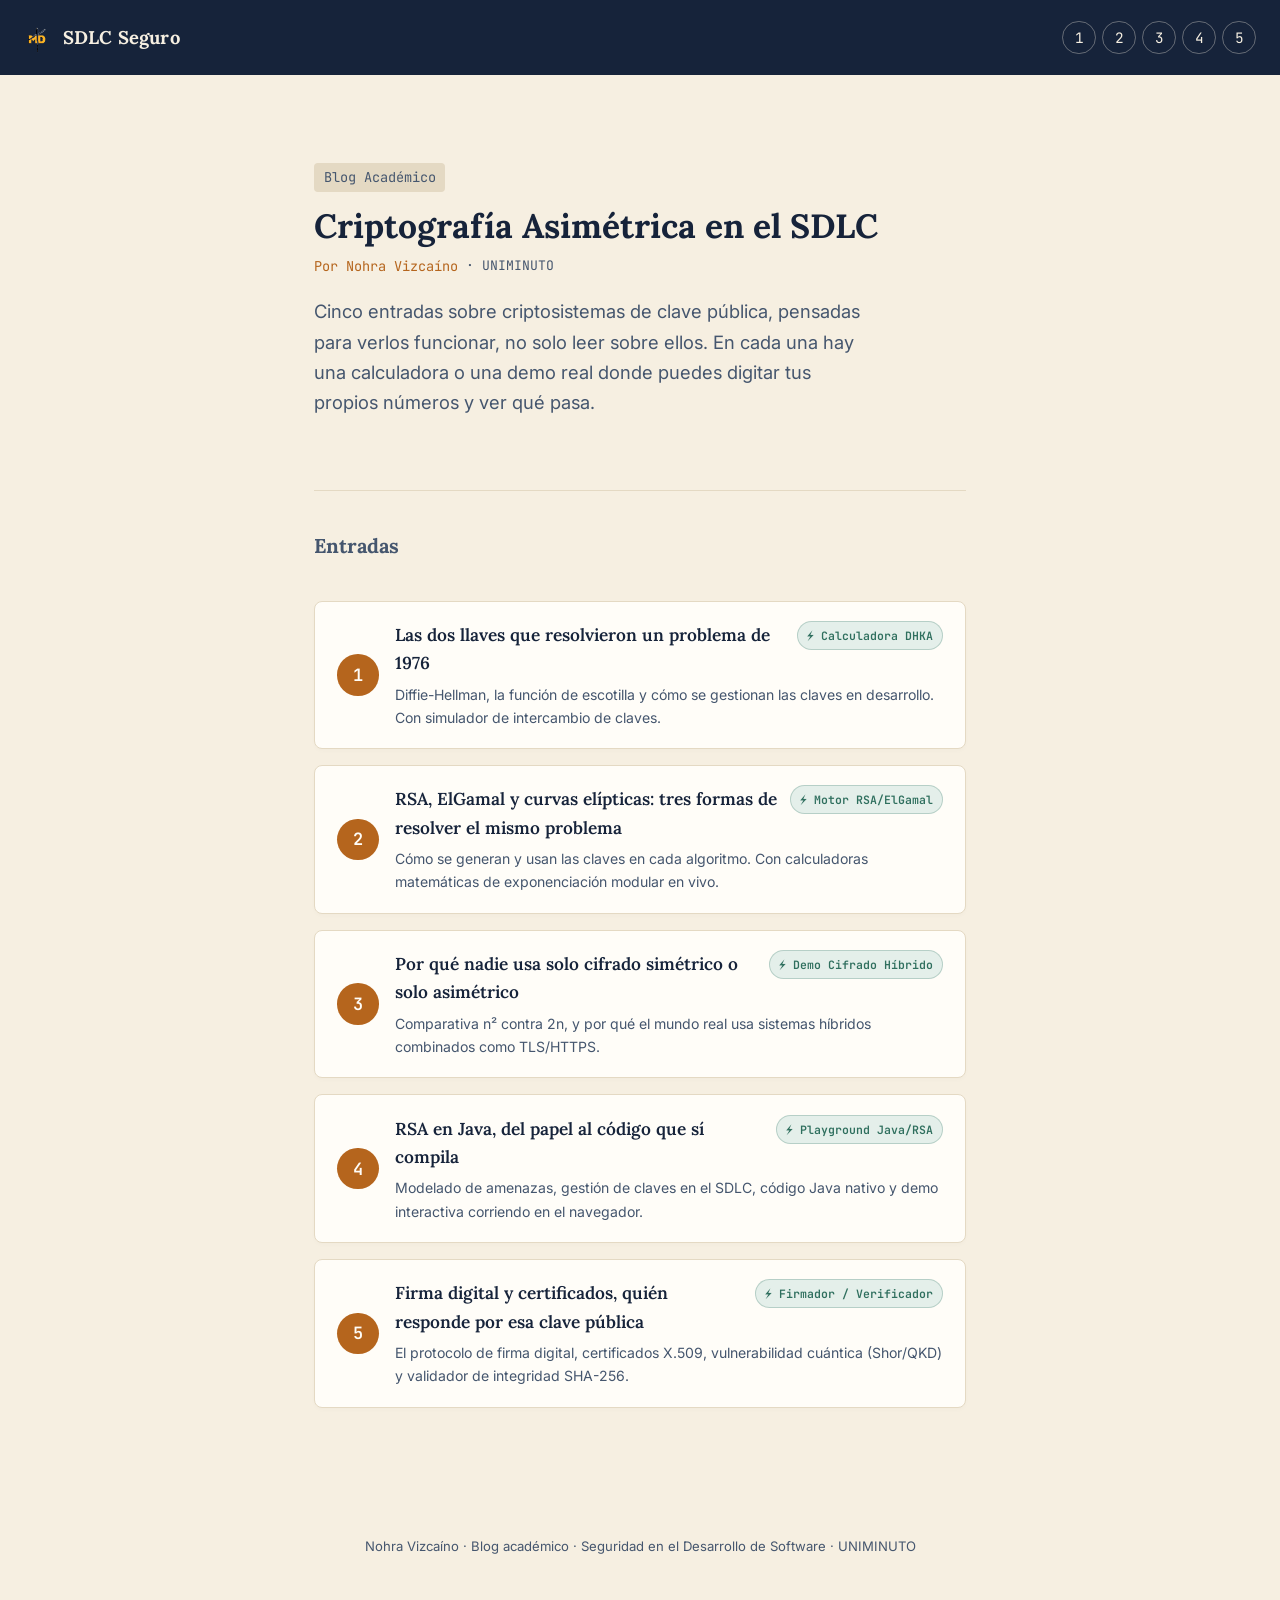
<file: index.html>
<!DOCTYPE html>
<html lang="es">
<head>
<meta charset="UTF-8">
<meta name="viewport" content="width=device-width, initial-scale=1.0">
<title>Criptografía Asimétrica en el SDLC</title>
<link rel="stylesheet" href="css/style.css">
</head>
<body>

<nav class="site-nav">
  <a class="brand" href="index.html">
    <img src="img/logo-uniminuto.png" alt="UNIMINUTO" class="nav-logo">
    SDLC Seguro
  </a>
  <ul class="entries">
    <li><a href="entrada1.html">1</a></li>
    <li><a href="entrada2.html">2</a></li>
    <li><a href="entrada3.html">3</a></li>
    <li><a href="entrada4.html">4</a></li>
    <li><a href="entrada5.html">5</a></li>
  </ul>
</nav>

<main>
  <section class="hero">
    <div class="meta-pills">
      <span class="eyebrow-series">Blog Académico</span>
    </div>

    <h1>Criptografía Asimétrica en el SDLC</h1>

    <div class="author-block">
      <span class="byline">Por Nohra Vizcaíno</span>
      <span class="institution">· UNIMINUTO</span>
    </div>

    <p class="lead">
      Cinco entradas sobre criptosistemas de clave pública, pensadas para verlos funcionar, no solo leer sobre ellos. En cada una hay una calculadora o una demo real donde puedes digitar tus propios números y ver qué pasa.
    </p>
  </section>

  <hr class="section-divider">

  <h2 class="section-title">Entradas</h2>

  <ul class="entry-list">
    <li>
      <a href="entrada1.html" class="entry-card">
        <span class="seal">1</span>
        <div class="entry-content">
          <div class="entry-header-card">
            <span class="entry-title">Las dos llaves que resolvieron un problema de 1976</span>
            <span class="badge-interactive">⚡ Calculadora DHKA</span>
          </div>
          <span class="entry-teaser">Diffie-Hellman, la función de escotilla y cómo se gestionan las claves en desarrollo. Con simulador de intercambio de claves.</span>
        </div>
      </a>
    </li>

    <li>
      <a href="entrada2.html" class="entry-card">
        <span class="seal">2</span>
        <div class="entry-content">
          <div class="entry-header-card">
            <span class="entry-title">RSA, ElGamal y curvas elípticas: tres formas de resolver el mismo problema</span>
            <span class="badge-interactive">⚡ Motor RSA/ElGamal</span>
          </div>
          <span class="entry-teaser">Cómo se generan y usan las claves en cada algoritmo. Con calculadoras matemáticas de exponenciación modular en vivo.</span>
        </div>
      </a>
    </li>

    <li>
      <a href="entrada3.html" class="entry-card">
        <span class="seal">3</span>
        <div class="entry-content">
          <div class="entry-header-card">
            <span class="entry-title">Por qué nadie usa solo cifrado simétrico o solo asimétrico</span>
            <span class="badge-interactive">⚡ Demo Cifrado Híbrido</span>
          </div>
          <span class="entry-teaser">Comparativa n² contra 2n, y por qué el mundo real usa sistemas híbridos combinados como TLS/HTTPS.</span>
        </div>
      </a>
    </li>

    <li>
      <a href="entrada4.html" class="entry-card">
        <span class="seal">4</span>
        <div class="entry-content">
          <div class="entry-header-card">
            <span class="entry-title">RSA en Java, del papel al código que sí compila</span>
            <span class="badge-interactive">⚡ Playground Java/RSA</span>
          </div>
          <span class="entry-teaser">Modelado de amenazas, gestión de claves en el SDLC, código Java nativo y demo interactiva corriendo en el navegador.</span>
        </div>
      </a>
    </li>

    <li>
      <a href="entrada5.html" class="entry-card">
        <span class="seal">5</span>
        <div class="entry-content">
          <div class="entry-header-card">
            <span class="entry-title">Firma digital y certificados, quién responde por esa clave pública</span>
            <span class="badge-interactive">⚡ Firmador / Verificador</span>
          </div>
          <span class="entry-teaser">El protocolo de firma digital, certificados X.509, vulnerabilidad cuántica (Shor/QKD) y validador de integridad SHA-256.</span>
        </div>
      </a>
    </li>
  </ul>
</main>

<footer>
  Nohra Vizcaíno · Blog académico · Seguridad en el Desarrollo de Software · UNIMINUTO
</footer>

</body>
</html>
</file>
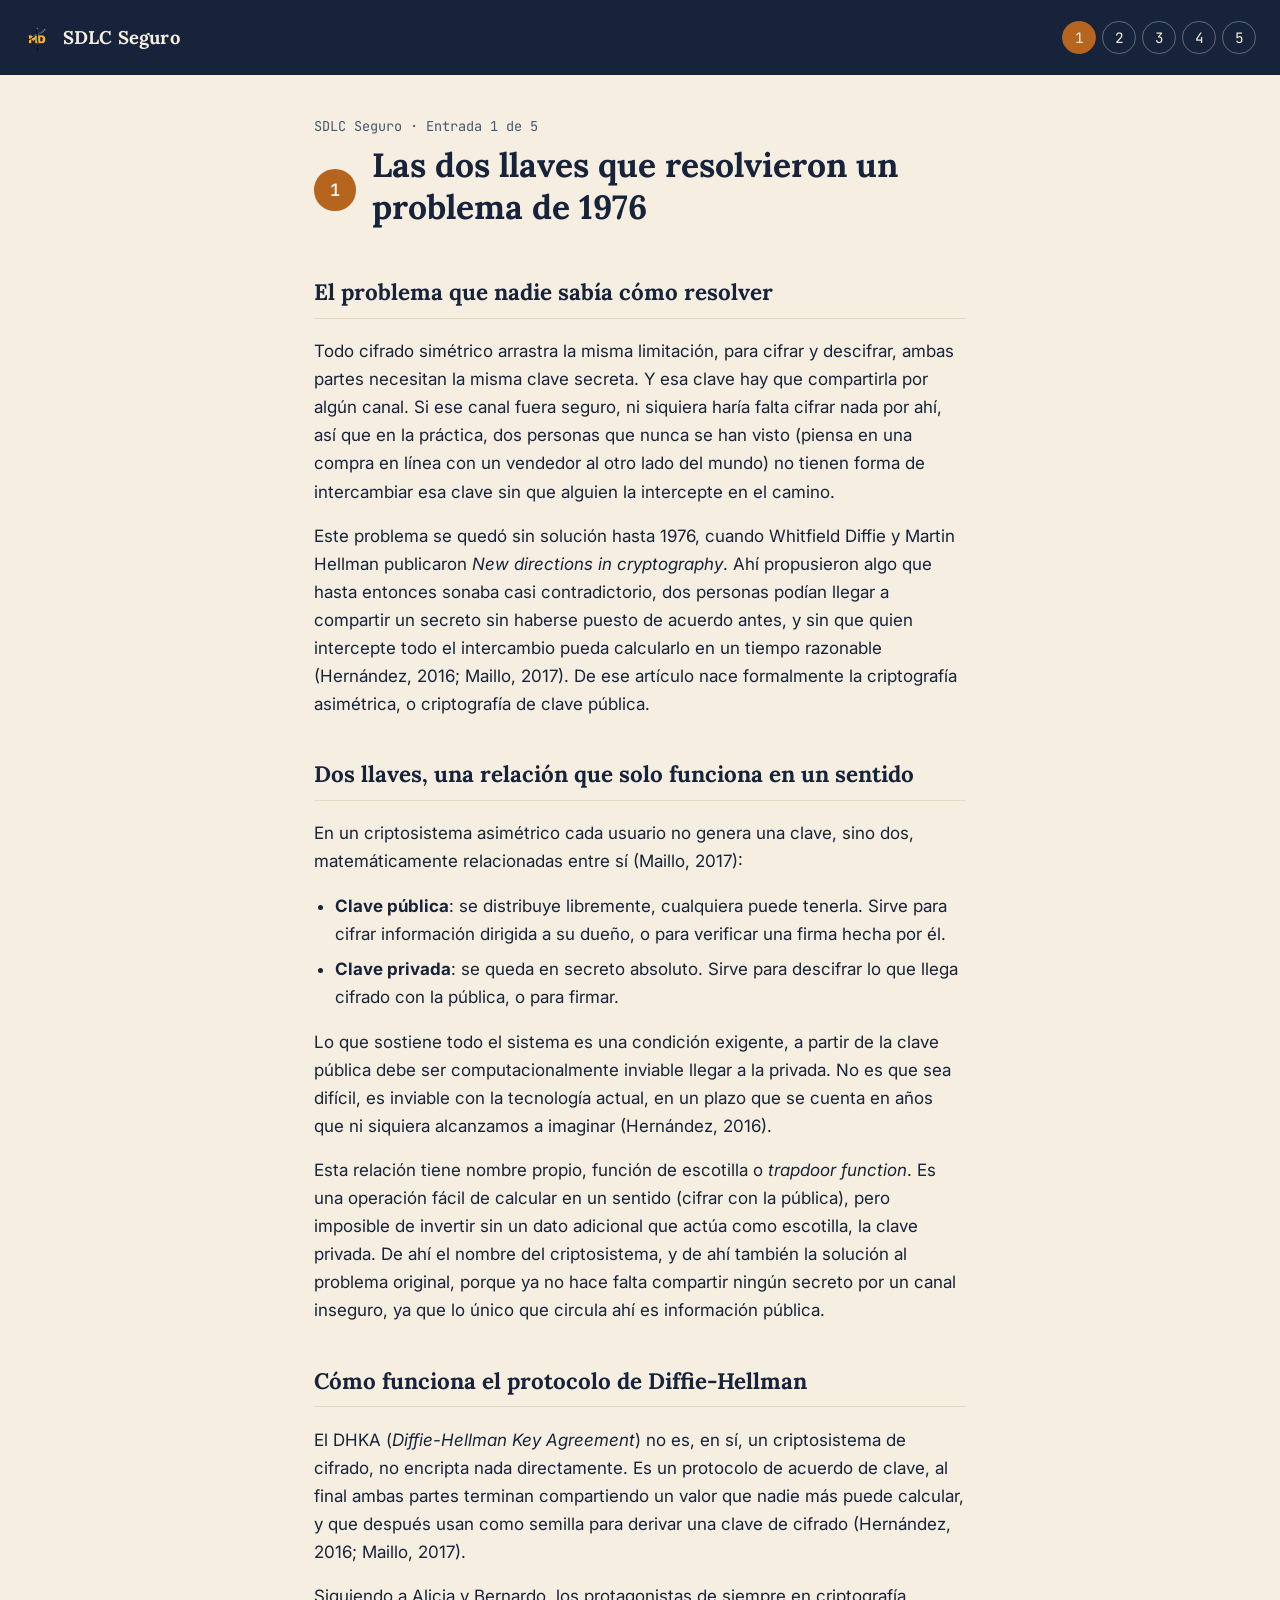
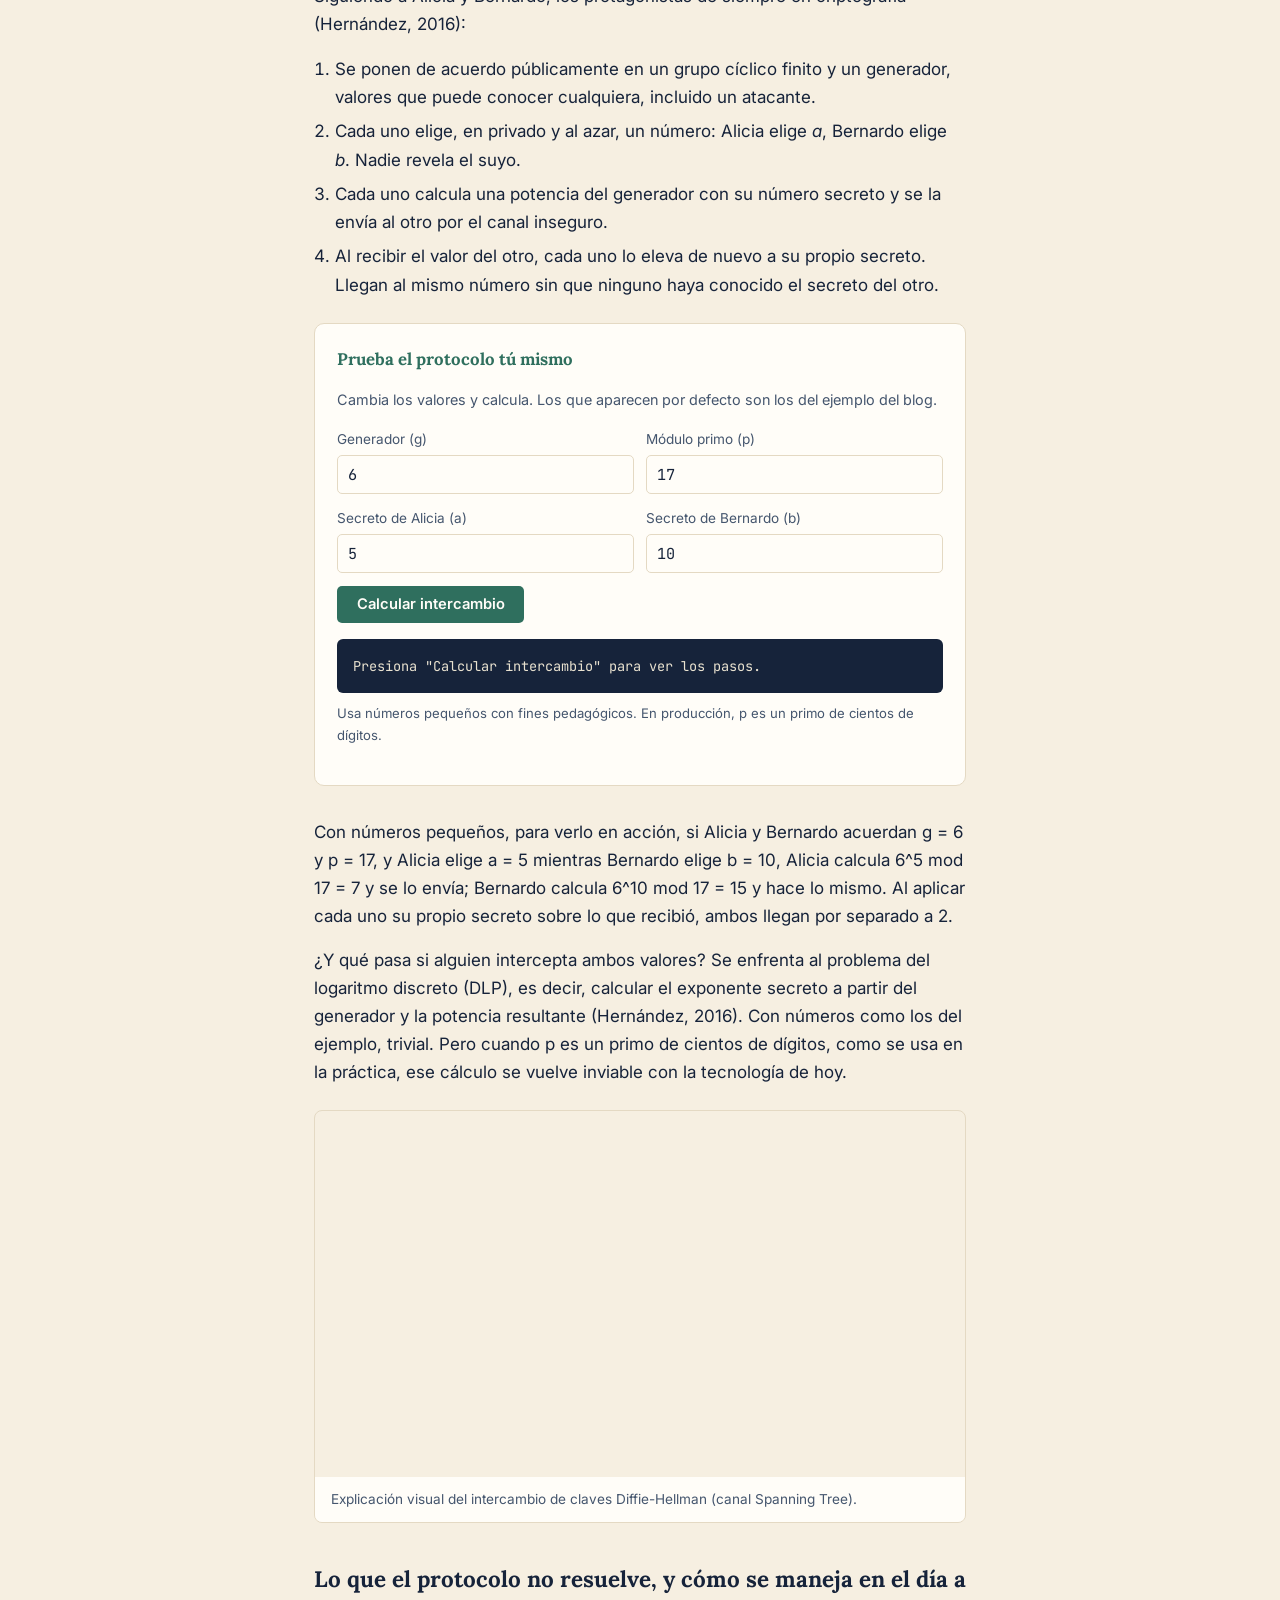
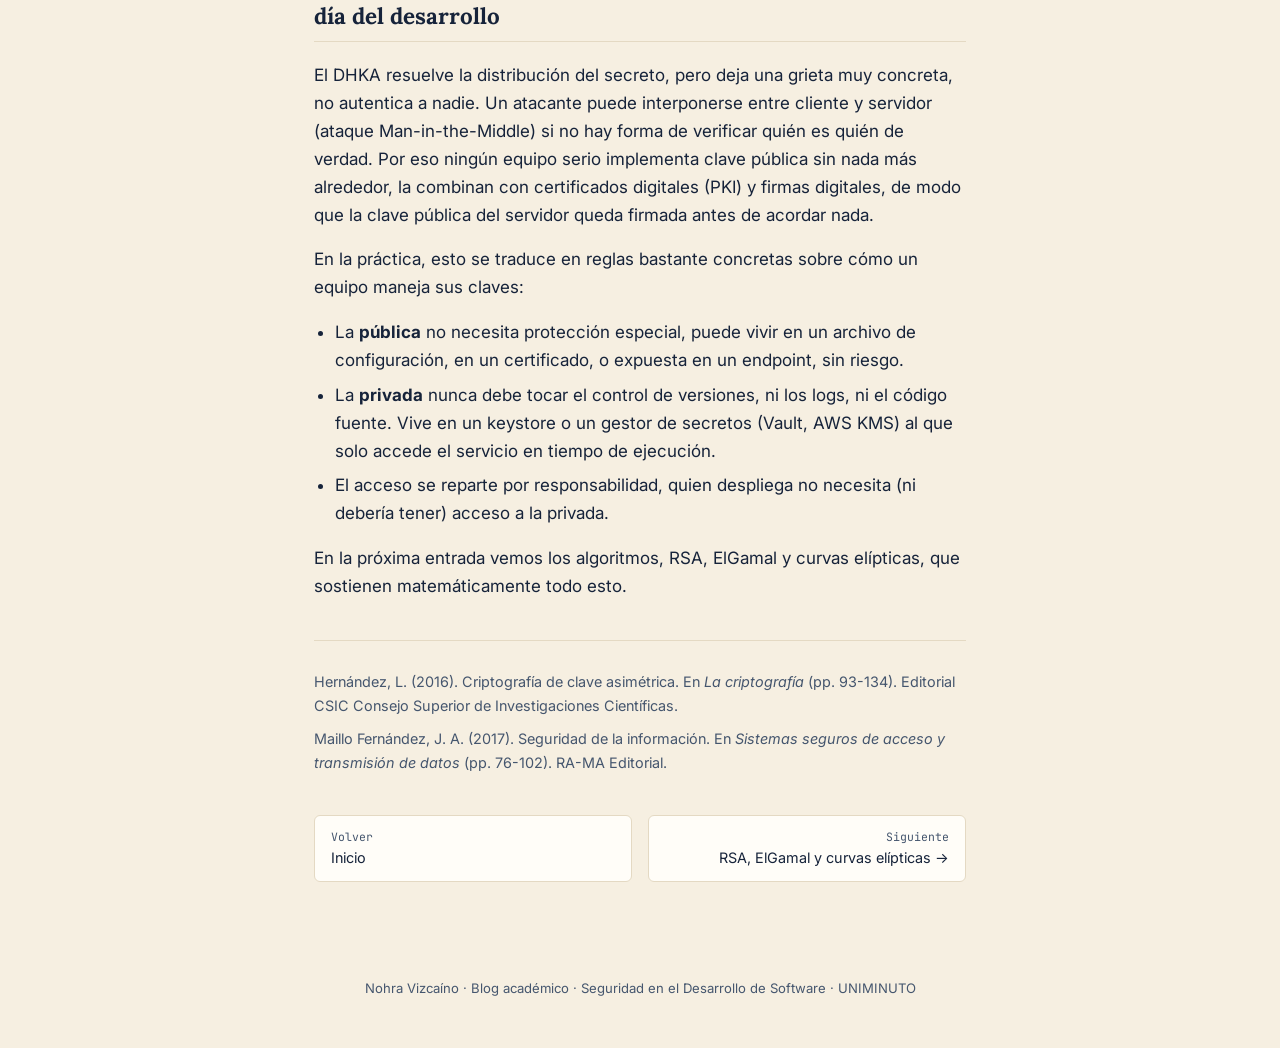
<file: entrada1.html>
<!DOCTYPE html>
<html lang="es">
<head>
<meta charset="UTF-8">
<meta name="viewport" content="width=device-width, initial-scale=1.0">
<title>Las dos llaves que resolvieron un problema de 1976 · SDLC Seguro</title>
<link rel="stylesheet" href="css/style.css">
</head>
<body>

<nav class="site-nav">
  <a class="brand" href="index.html">
    <img src="img/logo-uniminuto.png" alt="UNIMINUTO" class="nav-logo">
    SDLC Seguro
  </a>
  <ul class="entries">
    <li><a href="entrada1.html" class="active">1</a></li>
    <li><a href="entrada2.html">2</a></li>
    <li><a href="entrada3.html">3</a></li>
    <li><a href="entrada4.html">4</a></li>
    <li><a href="entrada5.html">5</a></li>
  </ul>
</nav>

<main>
  <div class="eyebrow-series">SDLC Seguro · Entrada 1 de 5</div>
  <div class="entry-header">
    <span class="seal">1</span>
    <h1>Las dos llaves que resolvieron un problema de 1976</h1>
  </div>

  <h2>El problema que nadie sabía cómo resolver</h2>
  <p>Todo cifrado simétrico arrastra la misma limitación, para cifrar y descifrar, ambas partes necesitan la misma clave secreta. Y esa clave hay que compartirla por algún canal. Si ese canal fuera seguro, ni siquiera haría falta cifrar nada por ahí, así que en la práctica, dos personas que nunca se han visto (piensa en una compra en línea con un vendedor al otro lado del mundo) no tienen forma de intercambiar esa clave sin que alguien la intercepte en el camino.</p>
  <p>Este problema se quedó sin solución hasta 1976, cuando Whitfield Diffie y Martin Hellman publicaron <em>New directions in cryptography</em>. Ahí propusieron algo que hasta entonces sonaba casi contradictorio, dos personas podían llegar a compartir un secreto sin haberse puesto de acuerdo antes, y sin que quien intercepte todo el intercambio pueda calcularlo en un tiempo razonable (Hernández, 2016; Maillo, 2017). De ese artículo nace formalmente la criptografía asimétrica, o criptografía de clave pública.</p>

  <h2>Dos llaves, una relación que solo funciona en un sentido</h2>
  <p>En un criptosistema asimétrico cada usuario no genera una clave, sino dos, matemáticamente relacionadas entre sí (Maillo, 2017):</p>
  <ul>
    <li><strong>Clave pública</strong>: se distribuye libremente, cualquiera puede tenerla. Sirve para cifrar información dirigida a su dueño, o para verificar una firma hecha por él.</li>
    <li><strong>Clave privada</strong>: se queda en secreto absoluto. Sirve para descifrar lo que llega cifrado con la pública, o para firmar.</li>
  </ul>
  <p>Lo que sostiene todo el sistema es una condición exigente, a partir de la clave pública debe ser computacionalmente inviable llegar a la privada. No es que sea difícil, es inviable con la tecnología actual, en un plazo que se cuenta en años que ni siquiera alcanzamos a imaginar (Hernández, 2016).</p>
  <p>Esta relación tiene nombre propio, función de escotilla o <em>trapdoor function</em>. Es una operación fácil de calcular en un sentido (cifrar con la pública), pero imposible de invertir sin un dato adicional que actúa como escotilla, la clave privada. De ahí el nombre del criptosistema, y de ahí también la solución al problema original, porque ya no hace falta compartir ningún secreto por un canal inseguro, ya que lo único que circula ahí es información pública.</p>

  <h2>Cómo funciona el protocolo de Diffie-Hellman</h2>
  <p>El DHKA (<em>Diffie-Hellman Key Agreement</em>) no es, en sí, un criptosistema de cifrado, no encripta nada directamente. Es un protocolo de acuerdo de clave, al final ambas partes terminan compartiendo un valor que nadie más puede calcular, y que después usan como semilla para derivar una clave de cifrado (Hernández, 2016; Maillo, 2017).</p>
  <p>Siguiendo a Alicia y Bernardo, los protagonistas de siempre en criptografía (Hernández, 2016):</p>
  <ol>
    <li>Se ponen de acuerdo públicamente en un grupo cíclico finito y un generador, valores que puede conocer cualquiera, incluido un atacante.</li>
    <li>Cada uno elige, en privado y al azar, un número: Alicia elige <em>a</em>, Bernardo elige <em>b</em>. Nadie revela el suyo.</li>
    <li>Cada uno calcula una potencia del generador con su número secreto y se la envía al otro por el canal inseguro.</li>
    <li>Al recibir el valor del otro, cada uno lo eleva de nuevo a su propio secreto. Llegan al mismo número sin que ninguno haya conocido el secreto del otro.</li>
  </ol>

  <div class="demo" id="dh-demo">
    <h3>Prueba el protocolo tú mismo</h3>
    <p style="margin-top:0; font-size:0.9rem; color:var(--ink-soft);">Cambia los valores y calcula. Los que aparecen por defecto son los del ejemplo del blog.</p>
    <div class="demo-row">
      <div class="demo-field"><label for="dh-g">Generador (g)</label><input id="dh-g" type="number" value="6"></div>
      <div class="demo-field"><label for="dh-p">Módulo primo (p)</label><input id="dh-p" type="number" value="17"></div>
    </div>
    <div class="demo-row">
      <div class="demo-field"><label for="dh-a">Secreto de Alicia (a)</label><input id="dh-a" type="number" value="5"></div>
      <div class="demo-field"><label for="dh-b">Secreto de Bernardo (b)</label><input id="dh-b" type="number" value="10"></div>
    </div>
    <button onclick="calcularDH()">Calcular intercambio</button>
    <div class="demo-output" id="dh-output">Presiona "Calcular intercambio" para ver los pasos.</div>
    <p class="demo-note">Usa números pequeños con fines pedagógicos. En producción, p es un primo de cientos de dígitos.</p>
  </div>

  <p>Con números pequeños, para verlo en acción, si Alicia y Bernardo acuerdan g = 6 y p = 17, y Alicia elige a = 5 mientras Bernardo elige b = 10, Alicia calcula 6^5 mod 17 = 7 y se lo envía; Bernardo calcula 6^10 mod 17 = 15 y hace lo mismo. Al aplicar cada uno su propio secreto sobre lo que recibió, ambos llegan por separado a 2.</p>

  <p>¿Y qué pasa si alguien intercepta ambos valores? Se enfrenta al problema del logaritmo discreto (DLP), es decir, calcular el exponente secreto a partir del generador y la potencia resultante (Hernández, 2016). Con números como los del ejemplo, trivial. Pero cuando p es un primo de cientos de dígitos, como se usa en la práctica, ese cálculo se vuelve inviable con la tecnología de hoy.</p>

  <div class="video-embed">
    <iframe
      width="100%"
      height="400"
      src="https://www.youtube.com/embed/85oMrKd8afY"
      title="Diffie-Hellman Key Exchange: How to Share a Secret"
      frameborder="0"
      allow="accelerometer; autoplay; clipboard-write; encrypted-media; gyroscope; picture-in-picture"
      allowfullscreen>
    </iframe>
    <p class="video-caption">Explicación visual del intercambio de claves Diffie-Hellman (canal Spanning Tree).</p>
  </div>
  
  <h2>Lo que el protocolo no resuelve, y cómo se maneja en el día a día del desarrollo</h2>
  <p>El DHKA resuelve la distribución del secreto, pero deja una grieta muy concreta, no autentica a nadie. Un atacante puede interponerse entre cliente y servidor (ataque Man-in-the-Middle) si no hay forma de verificar quién es quién de verdad. Por eso ningún equipo serio implementa clave pública sin nada más alrededor, la combinan con certificados digitales (PKI) y firmas digitales, de modo que la clave pública del servidor queda firmada antes de acordar nada.</p>
  <p>En la práctica, esto se traduce en reglas bastante concretas sobre cómo un equipo maneja sus claves:</p>
  <ul>
    <li>La <strong>pública</strong> no necesita protección especial, puede vivir en un archivo de configuración, en un certificado, o expuesta en un endpoint, sin riesgo.</li>
    <li>La <strong>privada</strong> nunca debe tocar el control de versiones, ni los logs, ni el código fuente. Vive en un keystore o un gestor de secretos (Vault, AWS KMS) al que solo accede el servicio en tiempo de ejecución.</li>
    <li>El acceso se reparte por responsabilidad, quien despliega no necesita (ni debería tener) acceso a la privada.</li>
  </ul>
  <p>En la próxima entrada vemos los algoritmos, RSA, ElGamal y curvas elípticas, que sostienen matemáticamente todo esto.</p>

  <div class="references">
    <p>Hernández, L. (2016). Criptografía de clave asimétrica. En <em>La criptografía</em> (pp. 93-134). Editorial CSIC Consejo Superior de Investigaciones Científicas.</p>
    <p>Maillo Fernández, J. A. (2017). Seguridad de la información. En <em>Sistemas seguros de acceso y transmisión de datos</em> (pp. 76-102). RA-MA Editorial.</p>
  </div>

  <div class="entry-pager">
    <a class="to-prev" href="index.html"><span>Volver</span>Inicio</a>
    <a class="to-next" href="entrada2.html"><span>Siguiente</span>RSA, ElGamal y curvas elípticas →</a>
  </div>
</main>

<footer>
  Nohra Vizcaíno · Blog académico · Seguridad en el Desarrollo de Software · UNIMINUTO
</footer>

<script src="js/crypto-utils.js"></script>
<script>
function calcularDH() {
  const g = document.getElementById('dh-g').value;
  const p = document.getElementById('dh-p').value;
  const a = document.getElementById('dh-a').value;
  const b = document.getElementById('dh-b').value;
  const out = document.getElementById('dh-output');

  try {
    const A_pub = modPow(g, a, p);       // Alicia envía g^a mod p
    const B_pub = modPow(g, b, p);       // Bernardo envía g^b mod p
    const sharedFromA = modPow(B_pub, a, p); // Alicia calcula (g^b)^a
    const sharedFromB = modPow(A_pub, b, p); // Bernardo calcula (g^a)^b

    let lines = [];
    lines.push(`Alicia envía: ${g}^${a} mod ${p} = ${A_pub}`);
    lines.push(`Bernardo envía: ${g}^${b} mod ${p} = ${B_pub}`);
    lines.push(`Alicia calcula: ${B_pub}^${a} mod ${p} = ${sharedFromA}`);
    lines.push(`Bernardo calcula: ${A_pub}^${b} mod ${p} = ${sharedFromB}`);

    if (sharedFromA === sharedFromB) {
      lines.push(`<span class="ok">Clave compartida acordada: ${sharedFromA}</span>`);
    } else {
      lines.push(`<span class="fail">Los valores no coinciden, revisa que p sea primo.</span>`);
    }
    out.innerHTML = lines.join('\n');
  } catch (e) {
    out.innerHTML = '<span class="fail">Revisa que todos los campos sean números válidos.</span>';
  }
}
</script>

</body>
</html>
</file>
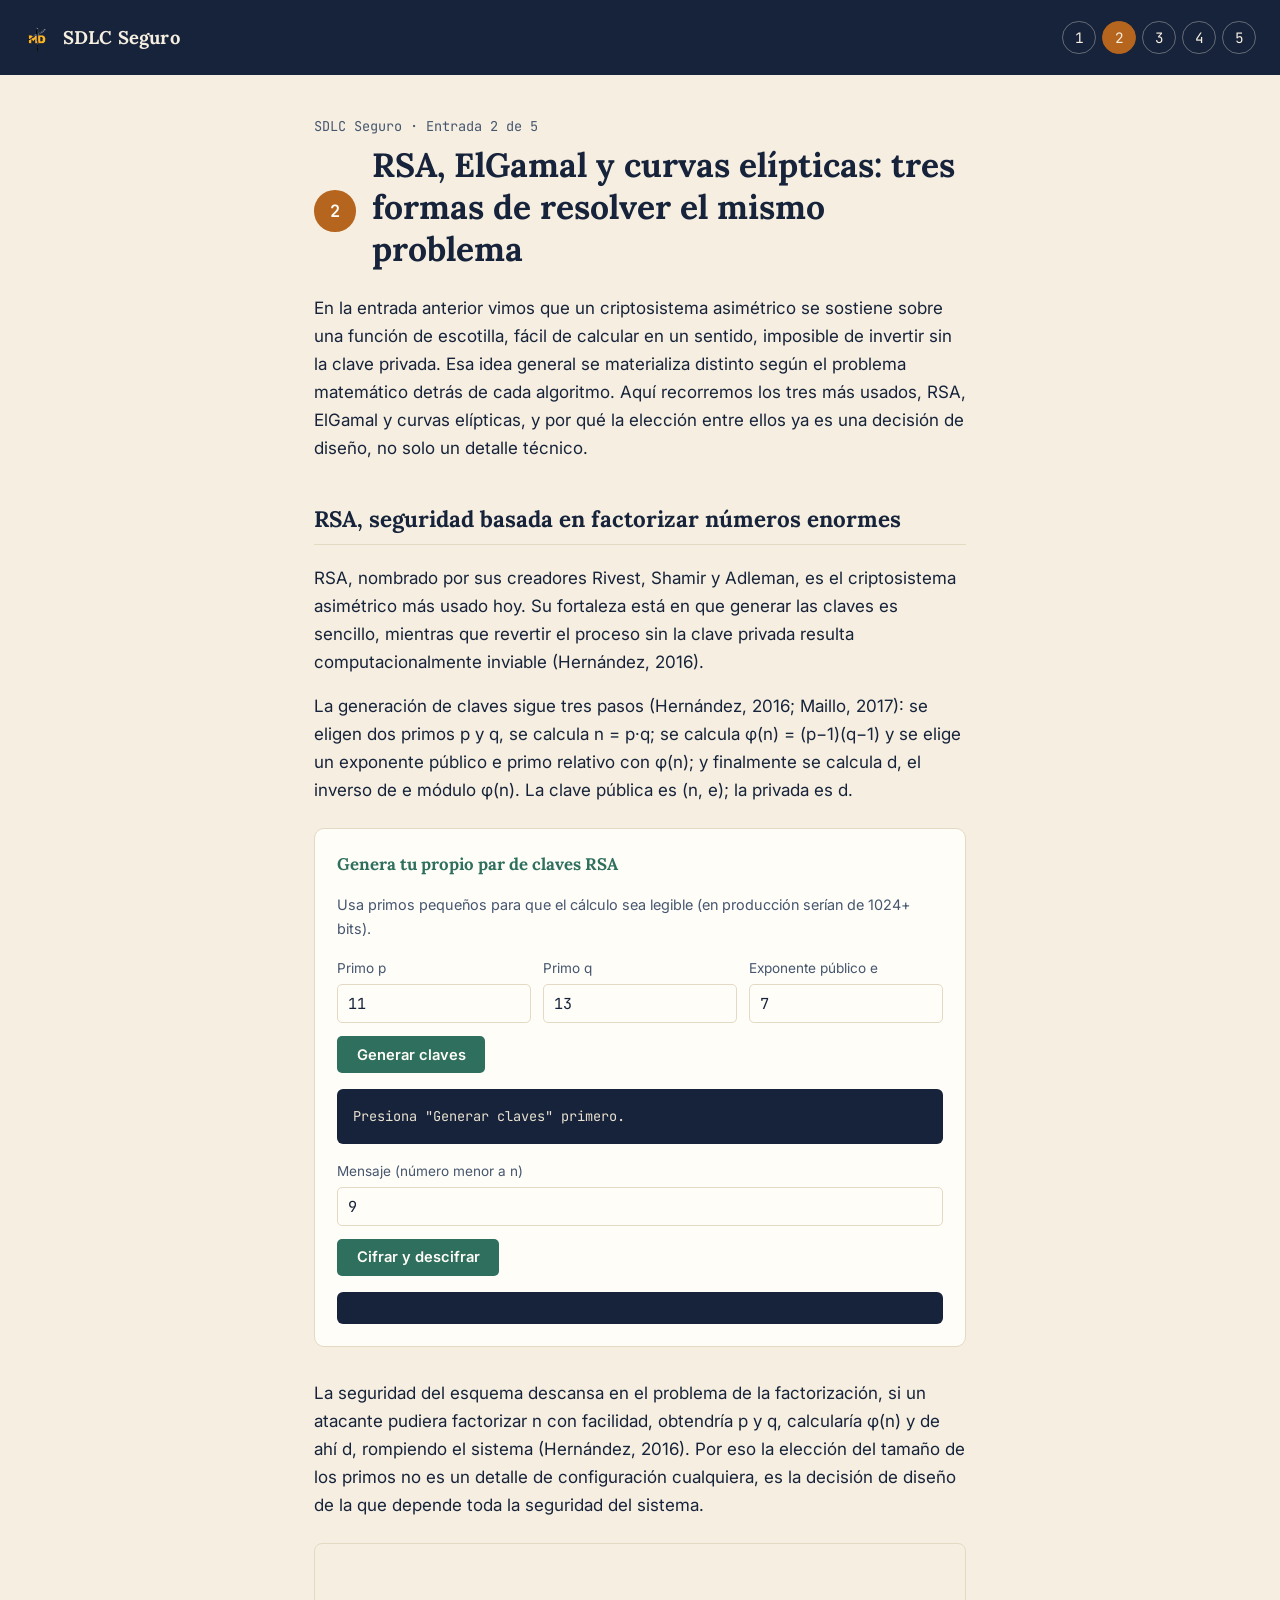
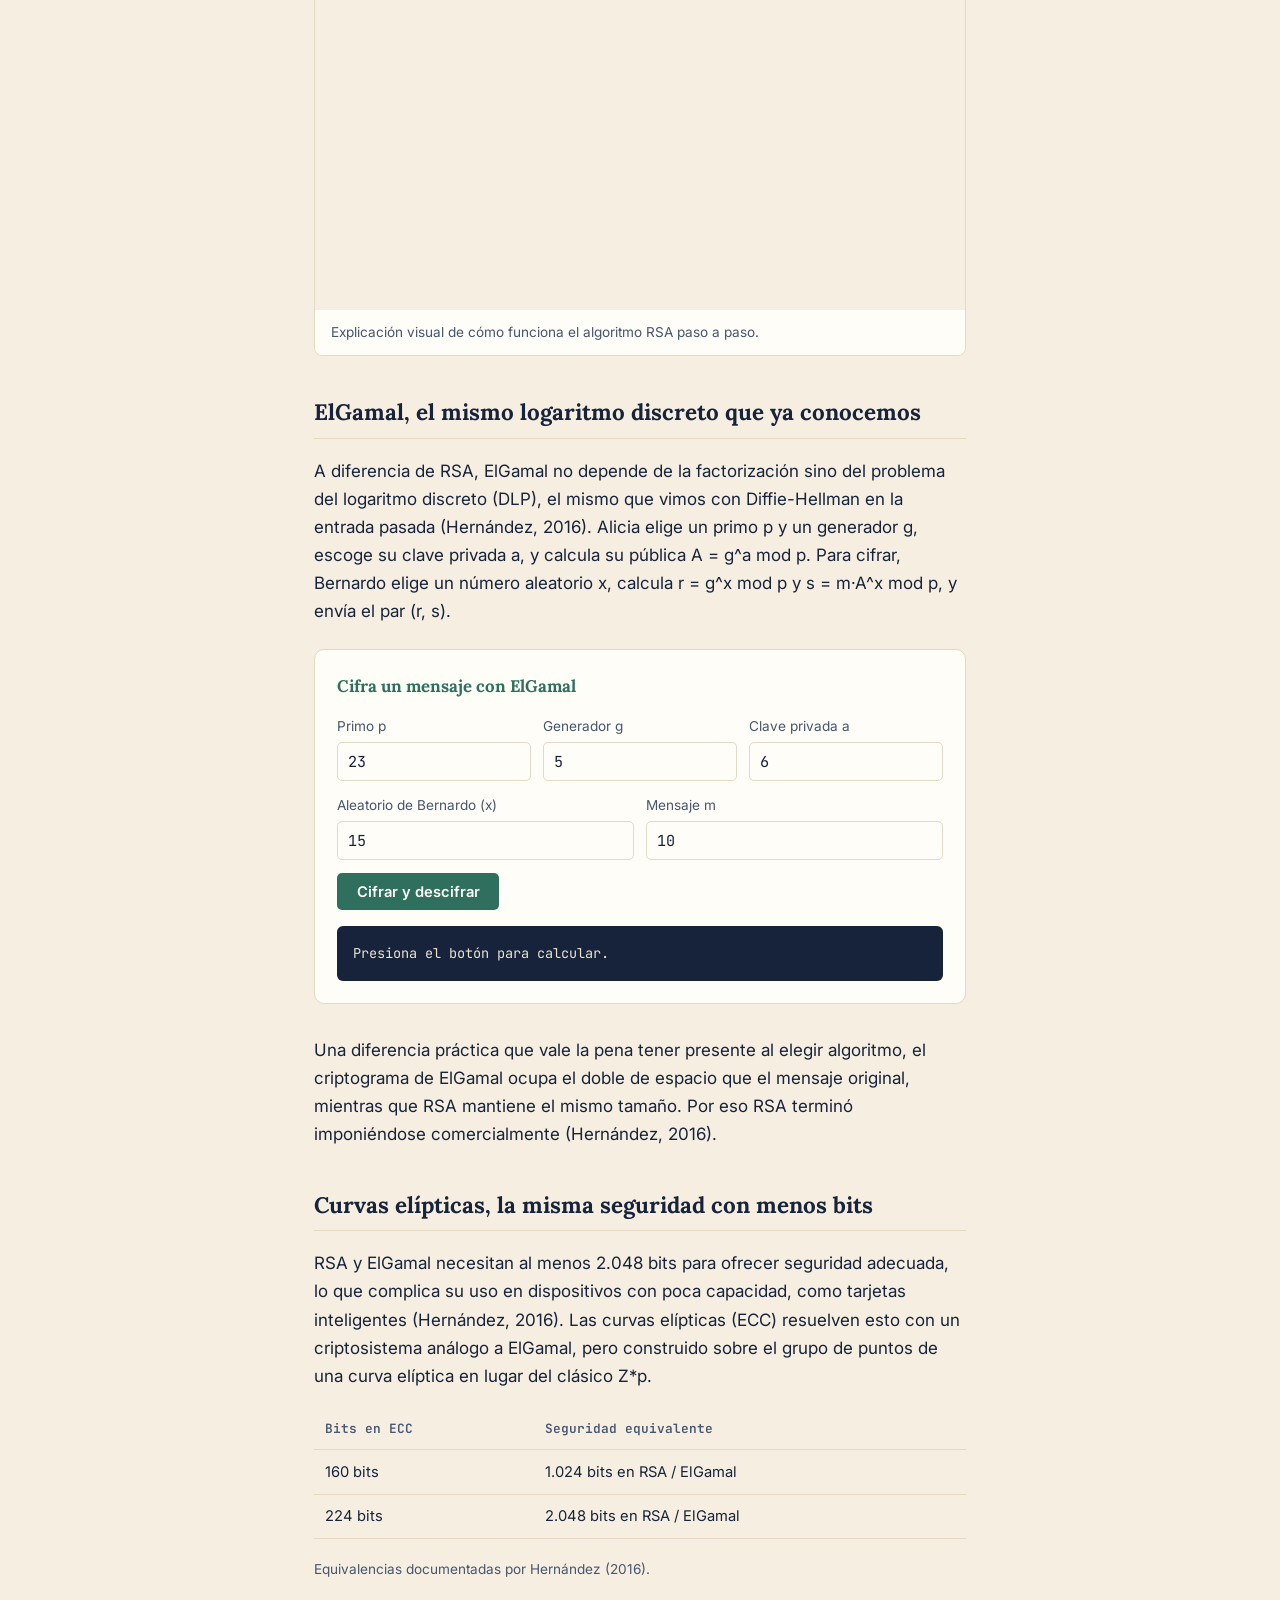
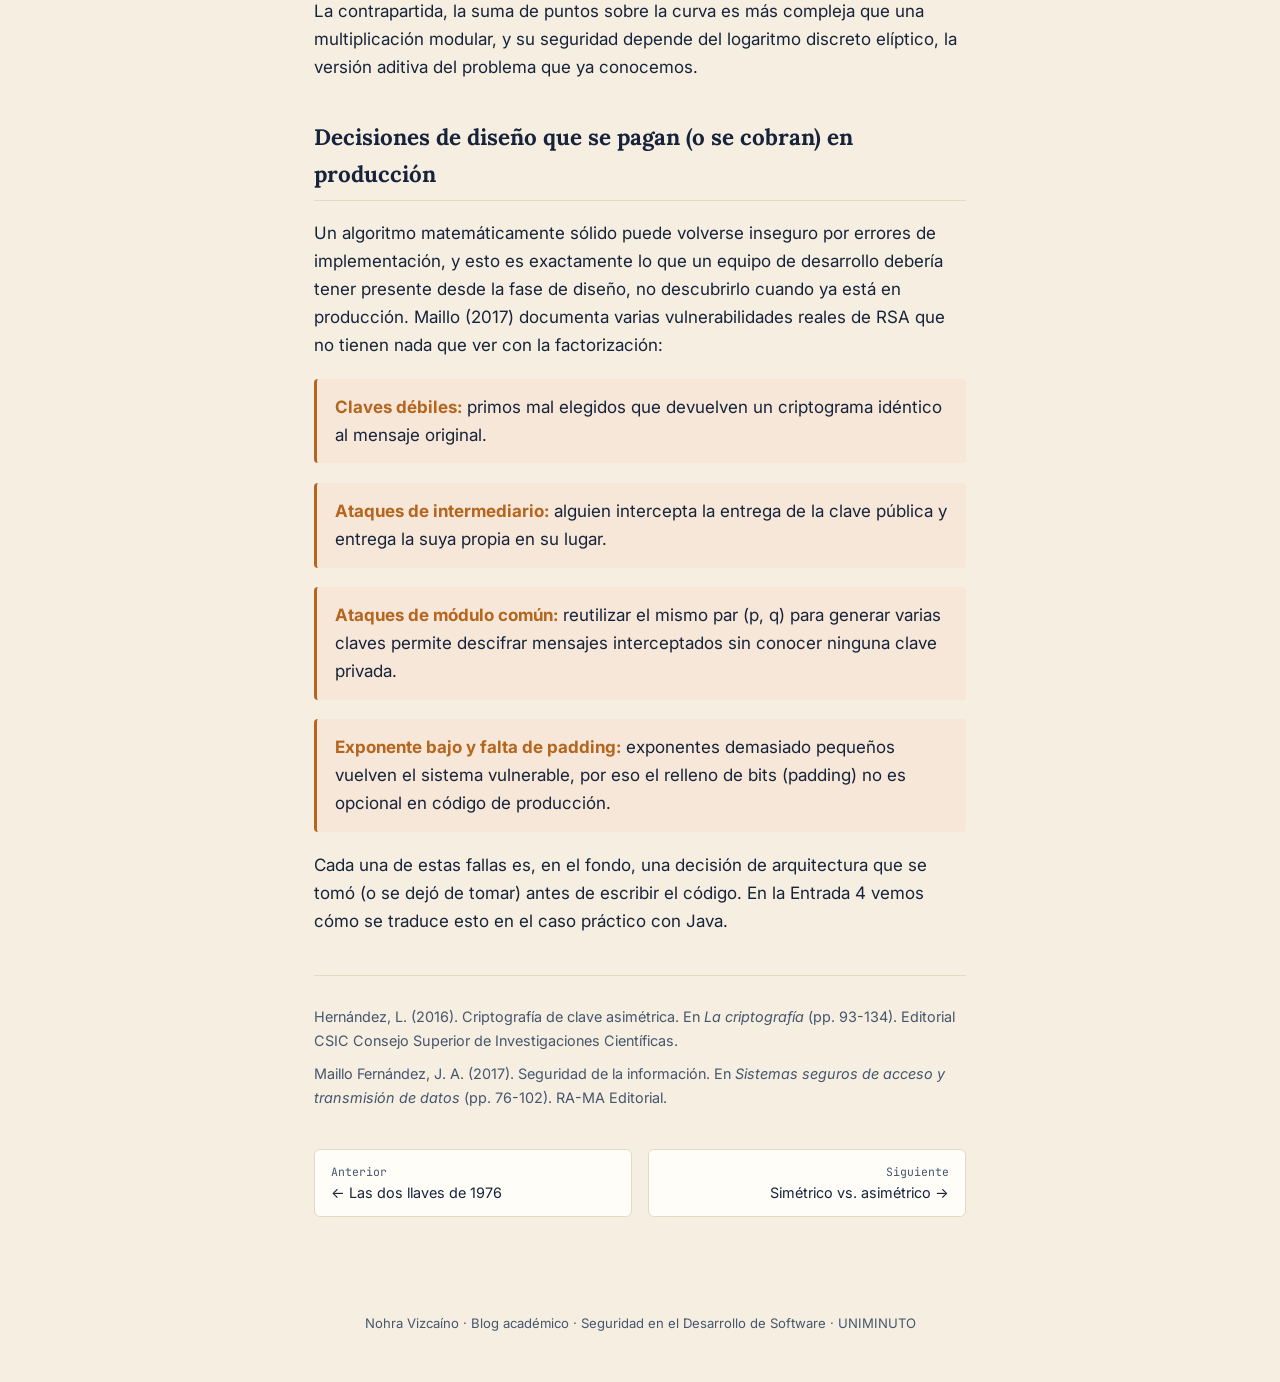
<file: entrada2.html>
<!DOCTYPE html>
<html lang="es">
<head>
<meta charset="UTF-8">
<meta name="viewport" content="width=device-width, initial-scale=1.0">
<title>RSA, ElGamal y curvas elípticas · SDLC Seguro</title>
<link rel="stylesheet" href="css/style.css">
</head>
<body>

<nav class="site-nav">
  <a class="brand" href="index.html">
    <img src="img/logo-uniminuto.png" alt="UNIMINUTO" class="nav-logo">
    SDLC Seguro
  </a>
  <ul class="entries">
    <li><a href="entrada1.html">1</a></li>
    <li><a href="entrada2.html" class="active">2</a></li>
    <li><a href="entrada3.html">3</a></li>
    <li><a href="entrada4.html">4</a></li>
    <li><a href="entrada5.html">5</a></li>
  </ul>
</nav>

<main>
  <div class="eyebrow-series">SDLC Seguro · Entrada 2 de 5</div>
  <div class="entry-header">
    <span class="seal">2</span>
    <h1>RSA, ElGamal y curvas elípticas: tres formas de resolver el mismo problema</h1>
  </div>

  <p>En la entrada anterior vimos que un criptosistema asimétrico se sostiene sobre una función de escotilla, fácil de calcular en un sentido, imposible de invertir sin la clave privada. Esa idea general se materializa distinto según el problema matemático detrás de cada algoritmo. Aquí recorremos los tres más usados, RSA, ElGamal y curvas elípticas, y por qué la elección entre ellos ya es una decisión de diseño, no solo un detalle técnico.</p>

  <h2>RSA, seguridad basada en factorizar números enormes</h2>
  <p>RSA, nombrado por sus creadores Rivest, Shamir y Adleman, es el criptosistema asimétrico más usado hoy. Su fortaleza está en que generar las claves es sencillo, mientras que revertir el proceso sin la clave privada resulta computacionalmente inviable (Hernández, 2016).</p>
  <p>La generación de claves sigue tres pasos (Hernández, 2016; Maillo, 2017): se eligen dos primos p y q, se calcula n = p·q; se calcula φ(n) = (p−1)(q−1) y se elige un exponente público e primo relativo con φ(n); y finalmente se calcula d, el inverso de e módulo φ(n). La clave pública es (n, e); la privada es d.</p>

  <div class="demo" id="rsa-demo">
    <h3>Genera tu propio par de claves RSA</h3>
    <p style="margin-top:0; font-size:0.9rem; color:var(--ink-soft);">Usa primos pequeños para que el cálculo sea legible (en producción serían de 1024+ bits).</p>
    <div class="demo-row">
      <div class="demo-field"><label for="rsa-p">Primo p</label><input id="rsa-p" type="number" value="11"></div>
      <div class="demo-field"><label for="rsa-q">Primo q</label><input id="rsa-q" type="number" value="13"></div>
      <div class="demo-field"><label for="rsa-e">Exponente público e</label><input id="rsa-e" type="number" value="7"></div>
    </div>
    <button onclick="generarRSA()">Generar claves</button>
    <div class="demo-output" id="rsa-keys-output">Presiona "Generar claves" primero.</div>

    <div class="demo-row" style="margin-top:1rem;">
      <div class="demo-field"><label for="rsa-m">Mensaje (número menor a n)</label><input id="rsa-m" type="number" value="9"></div>
    </div>
    <button onclick="cifrarRSA()">Cifrar y descifrar</button>
    <div class="demo-output" id="rsa-msg-output"></div>
  </div>

  <p>La seguridad del esquema descansa en el problema de la factorización, si un atacante pudiera factorizar n con facilidad, obtendría p y q, calcularía φ(n) y de ahí d, rompiendo el sistema (Hernández, 2016). Por eso la elección del tamaño de los primos no es un detalle de configuración cualquiera, es la decisión de diseño de la que depende toda la seguridad del sistema.</p>

  <div class="video-embed">
    <iframe
      width="100%"
      height="400"
      src="https://www.youtube.com/embed/wXB-V_Keiu8"
      title="Public Key Cryptography: RSA Encryption Algorithm"
      frameborder="0"
      allow="accelerometer; autoplay; clipboard-write; encrypted-media; gyroscope; picture-in-picture"
      allowfullscreen>
    </iframe>
    <p class="video-caption">Explicación visual de cómo funciona el algoritmo RSA paso a paso.</p>
  </div>
  
  <h2>ElGamal, el mismo logaritmo discreto que ya conocemos</h2>
  <p>A diferencia de RSA, ElGamal no depende de la factorización sino del problema del logaritmo discreto (DLP), el mismo que vimos con Diffie-Hellman en la entrada pasada (Hernández, 2016). Alicia elige un primo p y un generador g, escoge su clave privada a, y calcula su pública A = g^a mod p. Para cifrar, Bernardo elige un número aleatorio x, calcula r = g^x mod p y s = m·A^x mod p, y envía el par (r, s).</p>

  <div class="demo" id="elgamal-demo">
    <h3>Cifra un mensaje con ElGamal</h3>
    <div class="demo-row">
      <div class="demo-field"><label for="eg-p">Primo p</label><input id="eg-p" type="number" value="23"></div>
      <div class="demo-field"><label for="eg-g">Generador g</label><input id="eg-g" type="number" value="5"></div>
      <div class="demo-field"><label for="eg-a">Clave privada a</label><input id="eg-a" type="number" value="6"></div>
    </div>
    <div class="demo-row">
      <div class="demo-field"><label for="eg-x">Aleatorio de Bernardo (x)</label><input id="eg-x" type="number" value="15"></div>
      <div class="demo-field"><label for="eg-m">Mensaje m</label><input id="eg-m" type="number" value="10"></div>
    </div>
    <button onclick="calcularElGamal()">Cifrar y descifrar</button>
    <div class="demo-output" id="eg-output">Presiona el botón para calcular.</div>
  </div>

  <p>Una diferencia práctica que vale la pena tener presente al elegir algoritmo, el criptograma de ElGamal ocupa el doble de espacio que el mensaje original, mientras que RSA mantiene el mismo tamaño. Por eso RSA terminó imponiéndose comercialmente (Hernández, 2016).</p>

  <h2>Curvas elípticas, la misma seguridad con menos bits</h2>
  <p>RSA y ElGamal necesitan al menos 2.048 bits para ofrecer seguridad adecuada, lo que complica su uso en dispositivos con poca capacidad, como tarjetas inteligentes (Hernández, 2016). Las curvas elípticas (ECC) resuelven esto con un criptosistema análogo a ElGamal, pero construido sobre el grupo de puntos de una curva elíptica en lugar del clásico Z*p.</p>

  <table>
    <thead><tr><th>Bits en ECC</th><th>Seguridad equivalente</th></tr></thead>
    <tbody>
      <tr><td>160 bits</td><td>1.024 bits en RSA / ElGamal</td></tr>
      <tr><td>224 bits</td><td>2.048 bits en RSA / ElGamal</td></tr>
    </tbody>
  </table>
  <p style="font-size:0.85rem; color:var(--ink-soft);">Equivalencias documentadas por Hernández (2016).</p>

  <p>La contrapartida, la suma de puntos sobre la curva es más compleja que una multiplicación modular, y su seguridad depende del logaritmo discreto elíptico, la versión aditiva del problema que ya conocemos.</p>

  <h2>Decisiones de diseño que se pagan (o se cobran) en producción</h2>
  <p>Un algoritmo matemáticamente sólido puede volverse inseguro por errores de implementación, y esto es exactamente lo que un equipo de desarrollo debería tener presente desde la fase de diseño, no descubrirlo cuando ya está en producción. Maillo (2017) documenta varias vulnerabilidades reales de RSA que no tienen nada que ver con la factorización:</p>

  <div class="callout"><strong>Claves débiles:</strong> primos mal elegidos que devuelven un criptograma idéntico al mensaje original.</div>
  <div class="callout"><strong>Ataques de intermediario:</strong> alguien intercepta la entrega de la clave pública y entrega la suya propia en su lugar.</div>
  <div class="callout"><strong>Ataques de módulo común:</strong> reutilizar el mismo par (p, q) para generar varias claves permite descifrar mensajes interceptados sin conocer ninguna clave privada.</div>
  <div class="callout"><strong>Exponente bajo y falta de padding:</strong> exponentes demasiado pequeños vuelven el sistema vulnerable, por eso el relleno de bits (padding) no es opcional en código de producción.</div>

  <p>Cada una de estas fallas es, en el fondo, una decisión de arquitectura que se tomó (o se dejó de tomar) antes de escribir el código. En la Entrada 4 vemos cómo se traduce esto en el caso práctico con Java.</p>

  <div class="references">
    <p>Hernández, L. (2016). Criptografía de clave asimétrica. En <em>La criptografía</em> (pp. 93-134). Editorial CSIC Consejo Superior de Investigaciones Científicas.</p>
    <p>Maillo Fernández, J. A. (2017). Seguridad de la información. En <em>Sistemas seguros de acceso y transmisión de datos</em> (pp. 76-102). RA-MA Editorial.</p>
  </div>

  <div class="entry-pager">
    <a class="to-prev" href="entrada1.html"><span>Anterior</span>← Las dos llaves de 1976</a>
    <a class="to-next" href="entrada3.html"><span>Siguiente</span>Simétrico vs. asimétrico →</a>
  </div>
</main>

<footer>
  Nohra Vizcaíno · Blog académico · Seguridad en el Desarrollo de Software · UNIMINUTO
</footer>

<script src="js/crypto-utils.js"></script>
<script>
let rsaKeys = null;

function generarRSA() {
  const p = document.getElementById('rsa-p').value;
  const q = document.getElementById('rsa-q').value;
  const e = document.getElementById('rsa-e').value;
  const out = document.getElementById('rsa-keys-output');

  try {
    const P = BigInt(p), Q = BigInt(q), E = BigInt(e);
    if (!isPrime(P) || !isPrime(Q)) {
      out.innerHTML = '<span class="fail">p y q deben ser números primos.</span>';
      return;
    }
    const n = P * Q;
    const phi = (P - 1n) * (Q - 1n);
    const d = modInverse(E, phi);
    if (d === null) {
      out.innerHTML = `<span class="fail">e = ${e} no tiene inverso módulo φ(n) = ${phi}. Elige otro e que sea primo relativo con ${phi}.</span>`;
      return;
    }
    rsaKeys = { n, phi, e: E, d };
    out.innerHTML = `n = ${p} × ${q} = ${n}\nφ(n) = (${p}-1)(${q}-1) = ${phi}\nClave pública: (n=${n}, e=${e})\n<span class="ok">Clave privada: d = ${d}</span>`;
  } catch (err) {
    out.innerHTML = '<span class="fail">Revisa que los valores sean números válidos.</span>';
  }
}

function cifrarRSA() {
  const out = document.getElementById('rsa-msg-output');
  if (!rsaKeys) {
    out.innerHTML = '<span class="fail">Primero genera las claves arriba.</span>';
    return;
  }
  const m = document.getElementById('rsa-m').value;
  try {
    const M = BigInt(m);
    if (M >= rsaKeys.n) {
      out.innerHTML = `<span class="fail">El mensaje debe ser menor que n = ${rsaKeys.n}.</span>`;
      return;
    }
    const c = modPow(M, rsaKeys.e, rsaKeys.n);
    const mDecrypted = modPow(c, rsaKeys.d, rsaKeys.n);
    let lines = [];
    lines.push(`Cifrado: c = ${m}^${rsaKeys.e} mod ${rsaKeys.n} = ${c}`);
    lines.push(`Descifrado: m = ${c}^${rsaKeys.d} mod ${rsaKeys.n} = ${mDecrypted}`);
    lines.push(mDecrypted === M ? `<span class="ok">Coincide con el mensaje original.</span>` : `<span class="fail">No coincide, revisa los valores.</span>`);
    out.innerHTML = lines.join('\n');
  } catch (err) {
    out.innerHTML = '<span class="fail">Revisa que el mensaje sea un número válido.</span>';
  }
}

function calcularElGamal() {
  const p = document.getElementById('eg-p').value;
  const g = document.getElementById('eg-g').value;
  const a = document.getElementById('eg-a').value;
  const x = document.getElementById('eg-x').value;
  const m = document.getElementById('eg-m').value;
  const out = document.getElementById('eg-output');

  try {
    const P = BigInt(p);
    const A = modPow(g, a, p);
    const r = modPow(g, x, p);
    const Ax = modPow(A, x, p);
    const s = ((BigInt(m) * Ax) % P + P) % P;
    const t = modPow(r, (P - 1n - BigInt(a)), p);
    const decrypted = ((t * s) % P + P) % P;

    let lines = [];
    lines.push(`Clave pública de Alicia: A = ${g}^${a} mod ${p} = ${A}`);
    lines.push(`Bernardo cifra: r = ${g}^${x} mod ${p} = ${r}`);
    lines.push(`             s = ${m} × ${A}^${x} mod ${p} = ${s}`);
    lines.push(`Texto cifrado enviado: (r, s) = (${r}, ${s})`);
    lines.push(`Alicia descifra: t = ${r}^(${p}-1-${a}) mod ${p} = ${t}`);
    lines.push(`             m = ${t} × ${s} mod ${p} = ${decrypted}`);
    lines.push(decrypted === BigInt(m) ? `<span class="ok">Coincide con el mensaje original.</span>` : `<span class="fail">No coincide, revisa que p sea primo.</span>`);
    out.innerHTML = lines.join('\n');
  } catch (err) {
    out.innerHTML = '<span class="fail">Revisa que todos los campos sean números válidos.</span>';
  }
}
</script>

</body>
</html>
</file>
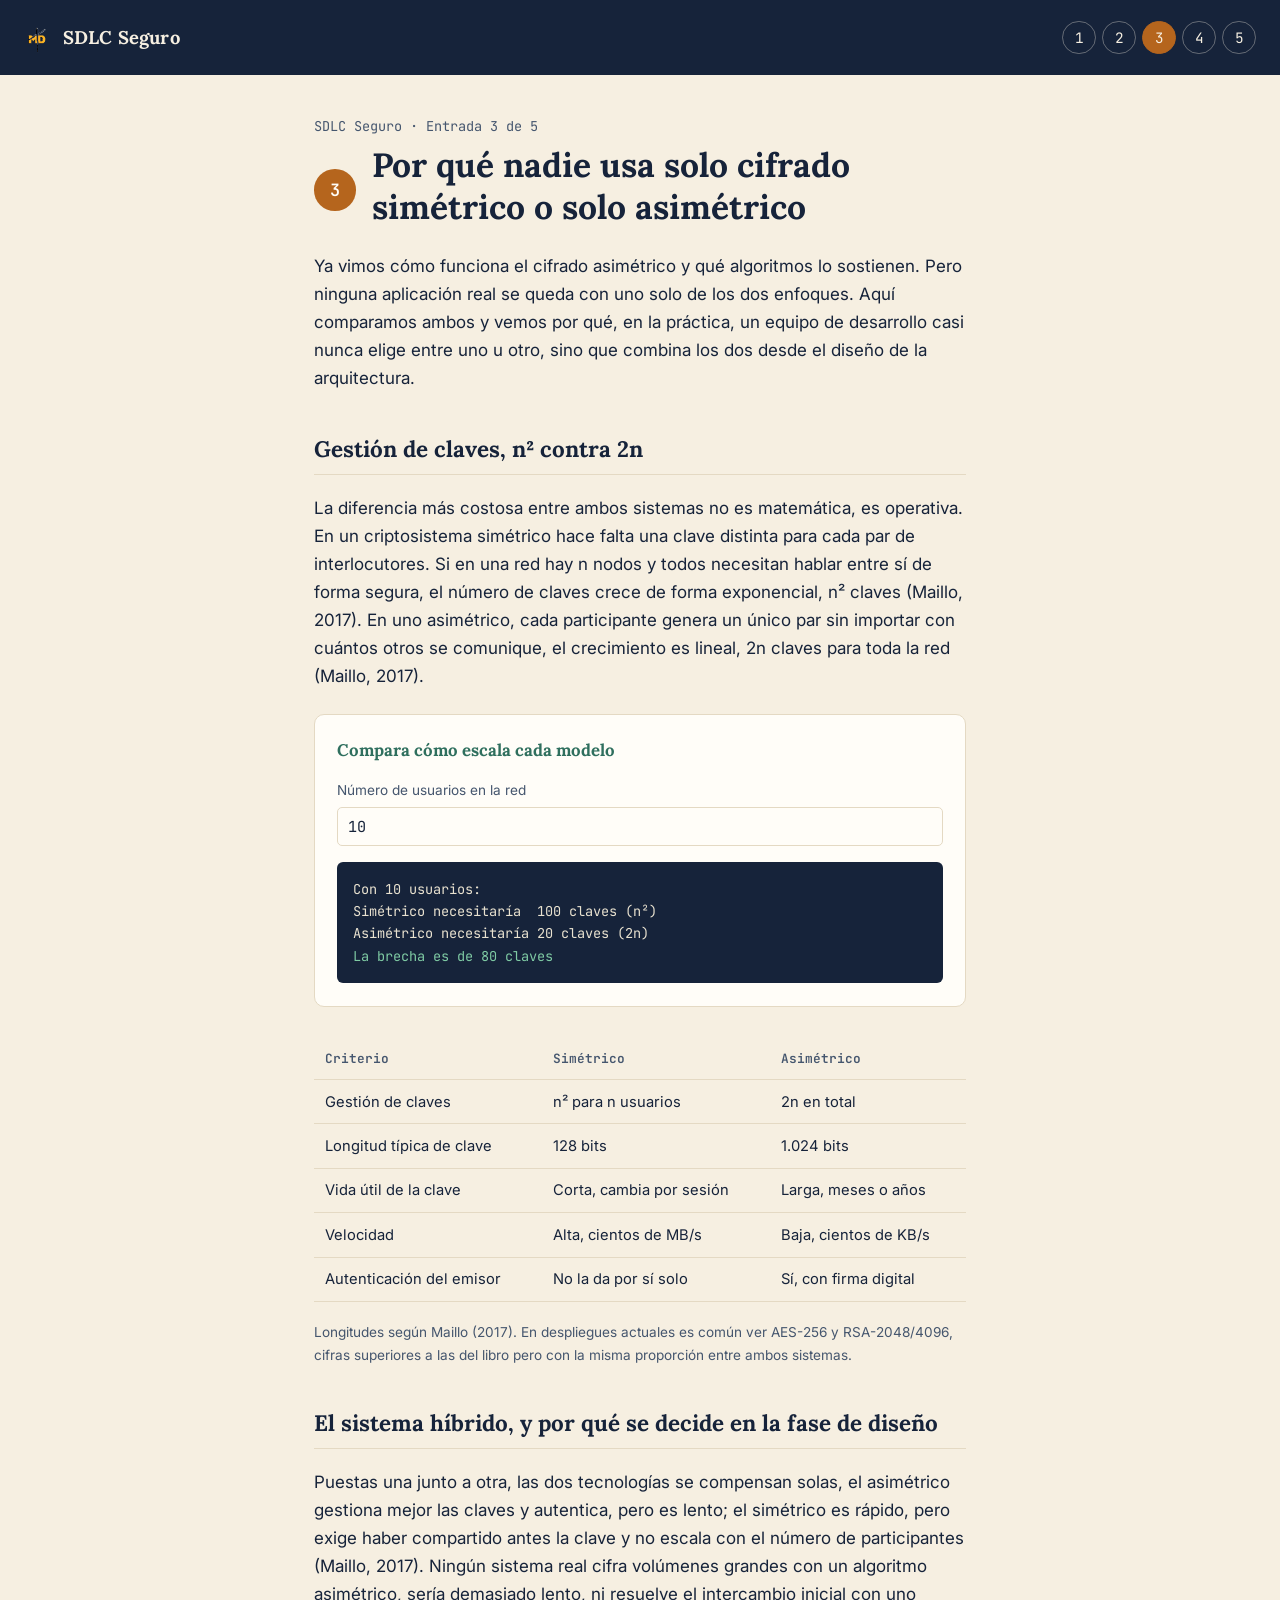
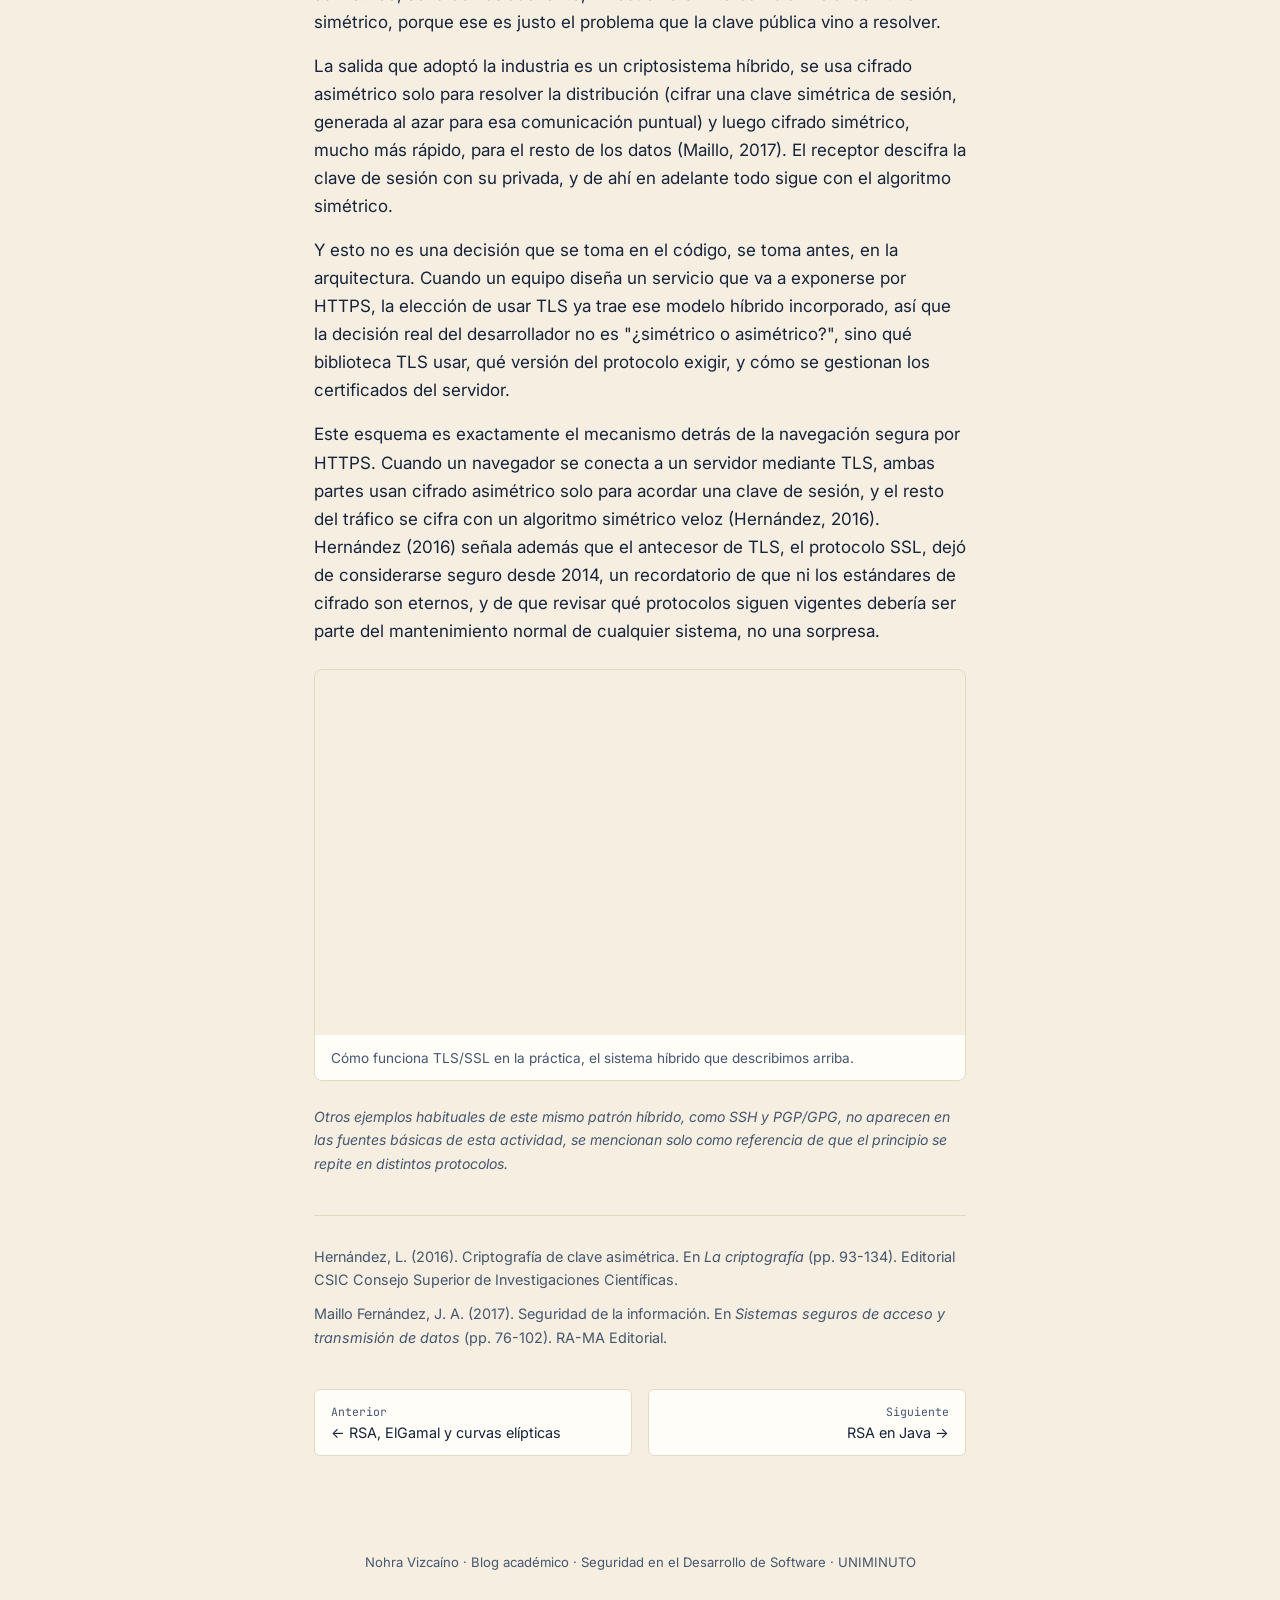
<file: entrada3.html>
<!DOCTYPE html>
<html lang="es">
<head>
<meta charset="UTF-8">
<meta name="viewport" content="width=device-width, initial-scale=1.0">
<title>Por qué nadie usa solo cifrado simétrico o solo asimétrico · SDLC Seguro</title>
<link rel="stylesheet" href="css/style.css">
</head>
<body>

<nav class="site-nav">
  <a class="brand" href="index.html">
    <img src="img/logo-uniminuto.png" alt="UNIMINUTO" class="nav-logo">
    SDLC Seguro
  </a>
  <ul class="entries">
    <li><a href="entrada1.html">1</a></li>
    <li><a href="entrada2.html">2</a></li>
    <li><a href="entrada3.html" class="active">3</a></li>
    <li><a href="entrada4.html">4</a></li>
    <li><a href="entrada5.html">5</a></li>
  </ul>
</nav>

<main>
  <div class="eyebrow-series">SDLC Seguro · Entrada 3 de 5</div>
  <div class="entry-header">
    <span class="seal">3</span>
    <h1>Por qué nadie usa solo cifrado simétrico o solo asimétrico</h1>
  </div>

  <p>Ya vimos cómo funciona el cifrado asimétrico y qué algoritmos lo sostienen. Pero ninguna aplicación real se queda con uno solo de los dos enfoques. Aquí comparamos ambos y vemos por qué, en la práctica, un equipo de desarrollo casi nunca elige entre uno u otro, sino que combina los dos desde el diseño de la arquitectura.</p>

  <h2>Gestión de claves, n² contra 2n</h2>
  <p>La diferencia más costosa entre ambos sistemas no es matemática, es operativa. En un criptosistema simétrico hace falta una clave distinta para cada par de interlocutores. Si en una red hay n nodos y todos necesitan hablar entre sí de forma segura, el número de claves crece de forma exponencial, n² claves (Maillo, 2017). En uno asimétrico, cada participante genera un único par sin importar con cuántos otros se comunique, el crecimiento es lineal, 2n claves para toda la red (Maillo, 2017).</p>

  <div class="demo" id="scale-demo">
    <h3>Compara cómo escala cada modelo</h3>
    <div class="demo-row">
      <div class="demo-field"><label for="scale-n">Número de usuarios en la red</label><input id="scale-n" type="number" value="10" min="2" oninput="calcularEscala()"></div>
    </div>
    <div class="demo-output" id="scale-output"></div>
  </div>

  <table>
    <thead><tr><th>Criterio</th><th>Simétrico</th><th>Asimétrico</th></tr></thead>
    <tbody>
      <tr><td>Gestión de claves</td><td>n² para n usuarios</td><td>2n en total</td></tr>
      <tr><td>Longitud típica de clave</td><td>128 bits</td><td>1.024 bits</td></tr>
      <tr><td>Vida útil de la clave</td><td>Corta, cambia por sesión</td><td>Larga, meses o años</td></tr>
      <tr><td>Velocidad</td><td>Alta, cientos de MB/s</td><td>Baja, cientos de KB/s</td></tr>
      <tr><td>Autenticación del emisor</td><td>No la da por sí solo</td><td>Sí, con firma digital</td></tr>
    </tbody>
  </table>
  <p style="font-size:0.85rem; color:var(--ink-soft);">Longitudes según Maillo (2017). En despliegues actuales es común ver AES-256 y RSA-2048/4096, cifras superiores a las del libro pero con la misma proporción entre ambos sistemas.</p>

  <h2>El sistema híbrido, y por qué se decide en la fase de diseño</h2>
  <p>Puestas una junto a otra, las dos tecnologías se compensan solas, el asimétrico gestiona mejor las claves y autentica, pero es lento; el simétrico es rápido, pero exige haber compartido antes la clave y no escala con el número de participantes (Maillo, 2017). Ningún sistema real cifra volúmenes grandes con un algoritmo asimétrico, sería demasiado lento, ni resuelve el intercambio inicial con uno simétrico, porque ese es justo el problema que la clave pública vino a resolver.</p>

  <p>La salida que adoptó la industria es un criptosistema híbrido, se usa cifrado asimétrico solo para resolver la distribución (cifrar una clave simétrica de sesión, generada al azar para esa comunicación puntual) y luego cifrado simétrico, mucho más rápido, para el resto de los datos (Maillo, 2017). El receptor descifra la clave de sesión con su privada, y de ahí en adelante todo sigue con el algoritmo simétrico.</p>

  <p>Y esto no es una decisión que se toma en el código, se toma antes, en la arquitectura. Cuando un equipo diseña un servicio que va a exponerse por HTTPS, la elección de usar TLS ya trae ese modelo híbrido incorporado, así que la decisión real del desarrollador no es "¿simétrico o asimétrico?", sino qué biblioteca TLS usar, qué versión del protocolo exigir, y cómo se gestionan los certificados del servidor.</p>

  <p>Este esquema es exactamente el mecanismo detrás de la navegación segura por HTTPS. Cuando un navegador se conecta a un servidor mediante TLS, ambas partes usan cifrado asimétrico solo para acordar una clave de sesión, y el resto del tráfico se cifra con un algoritmo simétrico veloz (Hernández, 2016). Hernández (2016) señala además que el antecesor de TLS, el protocolo SSL, dejó de considerarse seguro desde 2014, un recordatorio de que ni los estándares de cifrado son eternos, y de que revisar qué protocolos siguen vigentes debería ser parte del mantenimiento normal de cualquier sistema, no una sorpresa.</p>

  <div class="video-embed">
    <iframe
      width="100%"
      height="400"
      src="https://www.youtube.com/embed/6HJAWFenYx8"
      title="SSL, TLS, HTTPS, HTTP - Explicado Fácilmente"
      frameborder="0"
      allow="accelerometer; autoplay; clipboard-write; encrypted-media; gyroscope; picture-in-picture"
      allowfullscreen>
    </iframe>
    <p class="video-caption">Cómo funciona TLS/SSL en la práctica, el sistema híbrido que describimos arriba.</p>
  </div>
  <p style="font-size:0.88rem; color:var(--ink-soft); font-style:italic;">Otros ejemplos habituales de este mismo patrón híbrido, como SSH y PGP/GPG, no aparecen en las fuentes básicas de esta actividad, se mencionan solo como referencia de que el principio se repite en distintos protocolos.</p>

  <div class="references">
    <p>Hernández, L. (2016). Criptografía de clave asimétrica. En <em>La criptografía</em> (pp. 93-134). Editorial CSIC Consejo Superior de Investigaciones Científicas.</p>
    <p>Maillo Fernández, J. A. (2017). Seguridad de la información. En <em>Sistemas seguros de acceso y transmisión de datos</em> (pp. 76-102). RA-MA Editorial.</p>
  </div>

  <div class="entry-pager">
    <a class="to-prev" href="entrada2.html"><span>Anterior</span>← RSA, ElGamal y curvas elípticas</a>
    <a class="to-next" href="entrada4.html"><span>Siguiente</span>RSA en Java →</a>
  </div>
</main>

<footer>
  Nohra Vizcaíno · Blog académico · Seguridad en el Desarrollo de Software · UNIMINUTO
</footer>

<script>
function calcularEscala() {
  const n = parseInt(document.getElementById('scale-n').value) || 0;
  const sym = n * n;
  const asym = 2 * n;
  document.getElementById('scale-output').innerHTML =
    `Con ${n} usuarios:\nSimétrico necesitaría  ${sym} claves (n²)\nAsimétrico necesitaría ${asym} claves (2n)\n<span class="${sym > asym ? 'ok' : ''}">La brecha ${sym > asym ? `es de ${sym - asym} claves` : 'aún no se nota con pocos usuarios'}</span>`;
}
calcularEscala();
</script>

</body>
</html>
</file>
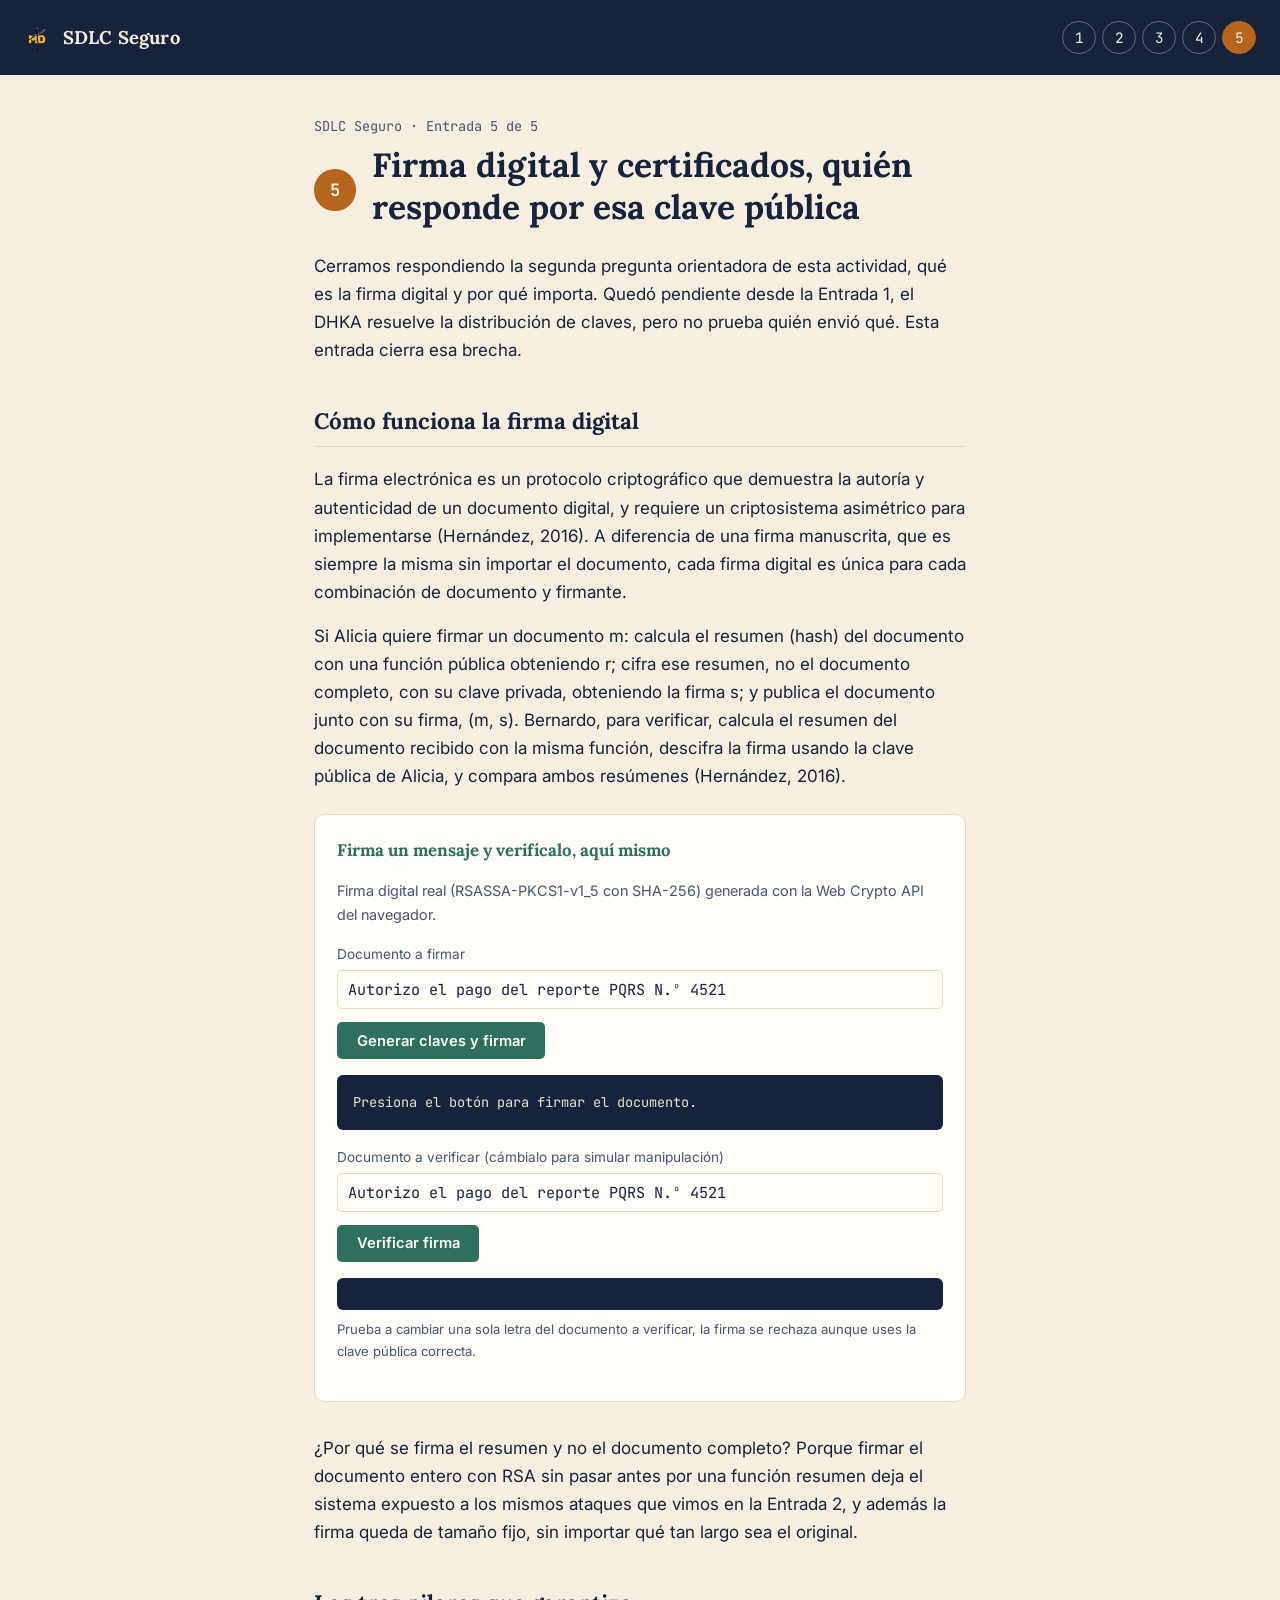
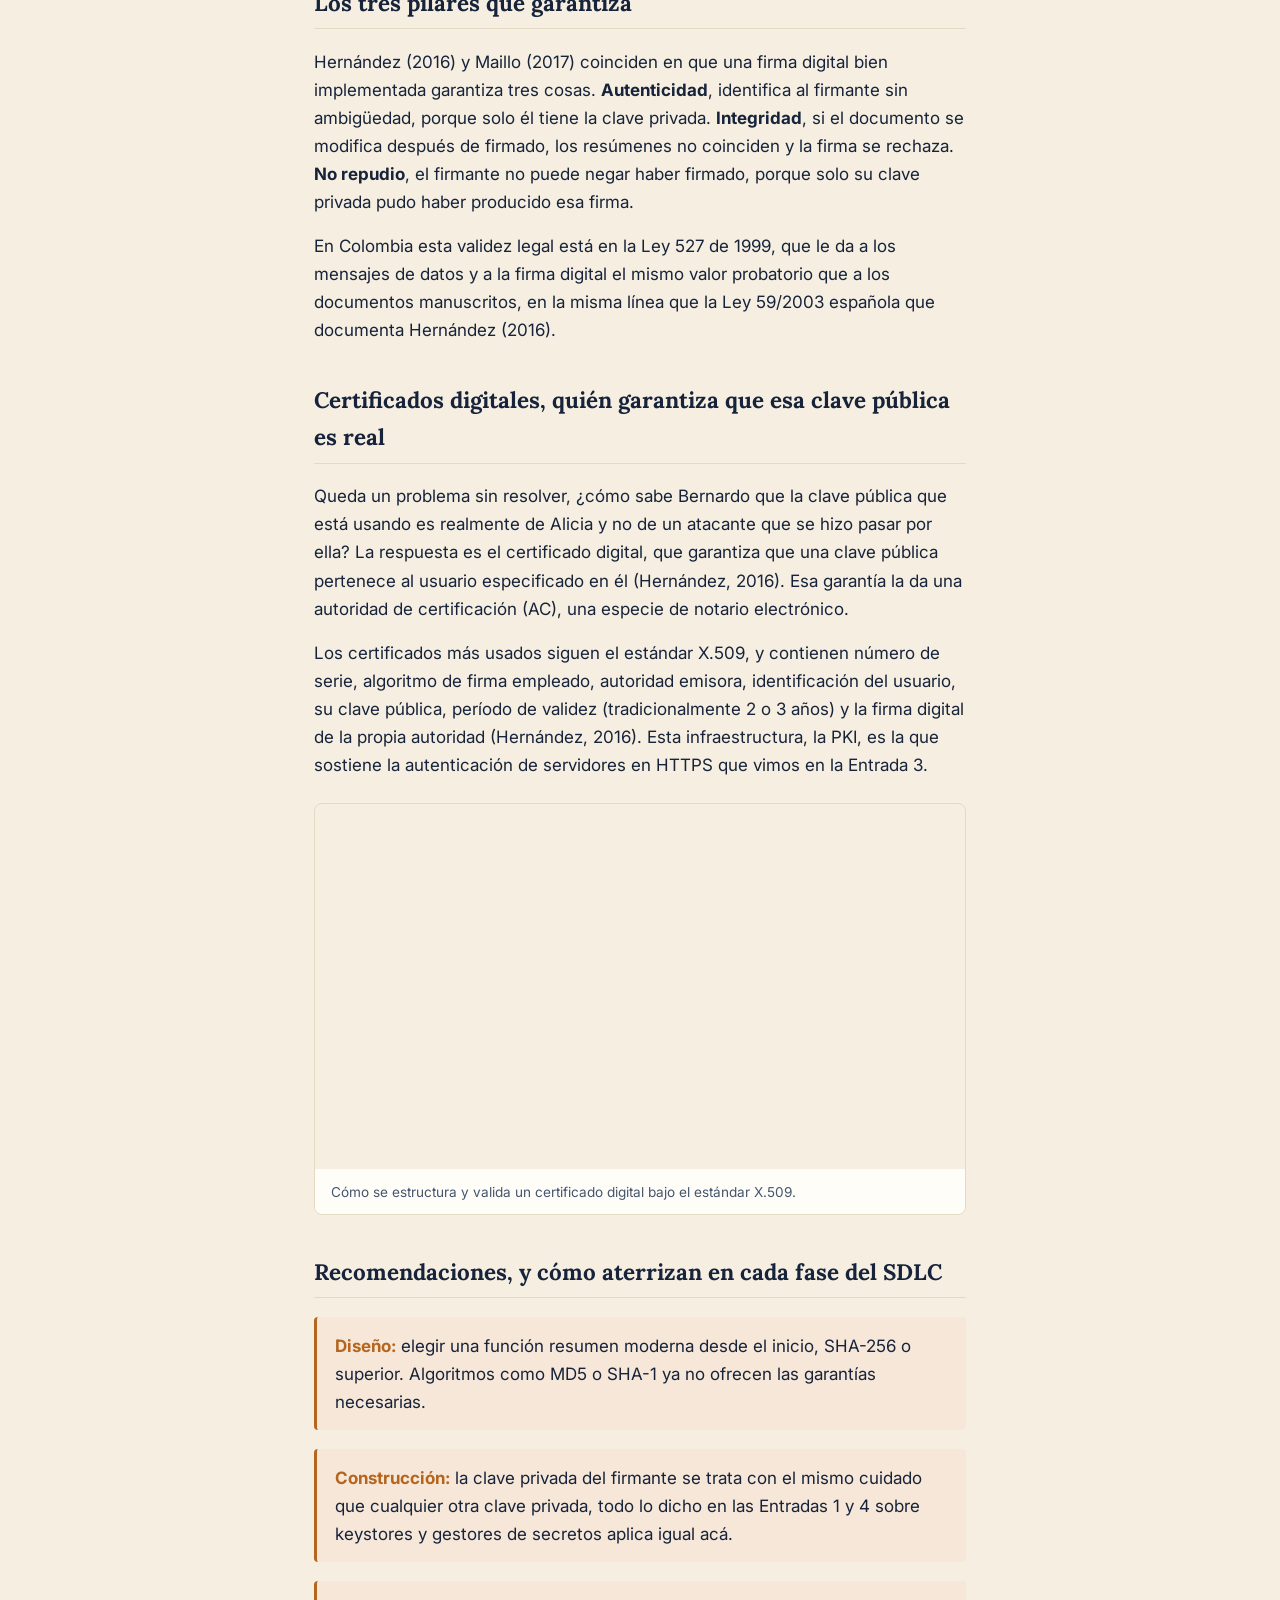
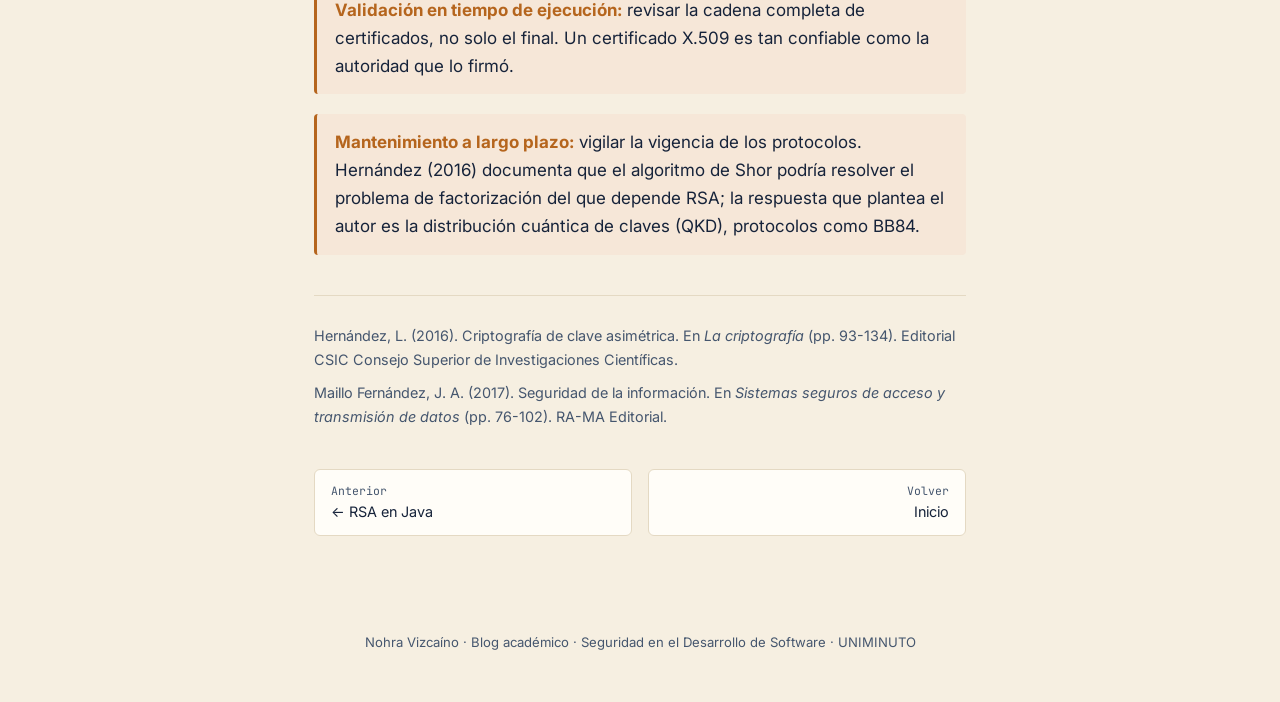
<file: entrada5.html>
<!DOCTYPE html>
<html lang="es">
<head>
<meta charset="UTF-8">
<meta name="viewport" content="width=device-width, initial-scale=1.0">
<title>Firma digital y certificados · SDLC Seguro</title>
<link rel="stylesheet" href="css/style.css">
</head>
<body>

<nav class="site-nav">
  <a class="brand" href="index.html">
    <img src="img/logo-uniminuto.png" alt="UNIMINUTO" class="nav-logo">
    SDLC Seguro
  </a>
  <ul class="entries">
    <li><a href="entrada1.html">1</a></li>
    <li><a href="entrada2.html">2</a></li>
    <li><a href="entrada3.html">3</a></li>
    <li><a href="entrada4.html">4</a></li>
    <li><a href="entrada5.html" class="active">5</a></li>
  </ul>
</nav>

<main>
  <div class="eyebrow-series">SDLC Seguro · Entrada 5 de 5</div>
  <div class="entry-header">
    <span class="seal">5</span>
    <h1>Firma digital y certificados, quién responde por esa clave pública</h1>
  </div>

  <p>Cerramos respondiendo la segunda pregunta orientadora de esta actividad, qué es la firma digital y por qué importa. Quedó pendiente desde la Entrada 1, el DHKA resuelve la distribución de claves, pero no prueba quién envió qué. Esta entrada cierra esa brecha.</p>

  <h2>Cómo funciona la firma digital</h2>
  <p>La firma electrónica es un protocolo criptográfico que demuestra la autoría y autenticidad de un documento digital, y requiere un criptosistema asimétrico para implementarse (Hernández, 2016). A diferencia de una firma manuscrita, que es siempre la misma sin importar el documento, cada firma digital es única para cada combinación de documento y firmante.</p>
  <p>Si Alicia quiere firmar un documento m: calcula el resumen (hash) del documento con una función pública obteniendo r; cifra ese resumen, no el documento completo, con su clave privada, obteniendo la firma s; y publica el documento junto con su firma, (m, s). Bernardo, para verificar, calcula el resumen del documento recibido con la misma función, descifra la firma usando la clave pública de Alicia, y compara ambos resúmenes (Hernández, 2016).</p>

  <div class="demo" id="sign-demo">
    <h3>Firma un mensaje y verifícalo, aquí mismo</h3>
    <p style="margin-top:0; font-size:0.9rem; color:var(--ink-soft);">Firma digital real (RSASSA-PKCS1-v1_5 con SHA-256) generada con la Web Crypto API del navegador.</p>
    <div class="demo-row">
      <div class="demo-field"><label for="sig-msg">Documento a firmar</label><input id="sig-msg" type="text" value="Autorizo el pago del reporte PQRS N.º 4521"></div>
    </div>
    <button onclick="firmarMensaje()">Generar claves y firmar</button>
    <div class="demo-output" id="sig-output">Presiona el botón para firmar el documento.</div>

    <div class="demo-row" style="margin-top:1rem;">
      <div class="demo-field"><label for="verify-msg">Documento a verificar (cámbialo para simular manipulación)</label><input id="verify-msg" type="text" value="Autorizo el pago del reporte PQRS N.º 4521"></div>
    </div>
    <button onclick="verificarMensaje()">Verificar firma</button>
    <div class="demo-output" id="verify-output"></div>
    <p class="demo-note">Prueba a cambiar una sola letra del documento a verificar, la firma se rechaza aunque uses la clave pública correcta.</p>
  </div>

  <p>¿Por qué se firma el resumen y no el documento completo? Porque firmar el documento entero con RSA sin pasar antes por una función resumen deja el sistema expuesto a los mismos ataques que vimos en la Entrada 2, y además la firma queda de tamaño fijo, sin importar qué tan largo sea el original.</p>

  <h2>Los tres pilares que garantiza</h2>
  <p>Hernández (2016) y Maillo (2017) coinciden en que una firma digital bien implementada garantiza tres cosas. <strong>Autenticidad</strong>, identifica al firmante sin ambigüedad, porque solo él tiene la clave privada. <strong>Integridad</strong>, si el documento se modifica después de firmado, los resúmenes no coinciden y la firma se rechaza. <strong>No repudio</strong>, el firmante no puede negar haber firmado, porque solo su clave privada pudo haber producido esa firma.</p>
  <p>En Colombia esta validez legal está en la Ley 527 de 1999, que le da a los mensajes de datos y a la firma digital el mismo valor probatorio que a los documentos manuscritos, en la misma línea que la Ley 59/2003 española que documenta Hernández (2016).</p>

  <h2>Certificados digitales, quién garantiza que esa clave pública es real</h2>
  <p>Queda un problema sin resolver, ¿cómo sabe Bernardo que la clave pública que está usando es realmente de Alicia y no de un atacante que se hizo pasar por ella? La respuesta es el certificado digital, que garantiza que una clave pública pertenece al usuario especificado en él (Hernández, 2016). Esa garantía la da una autoridad de certificación (AC), una especie de notario electrónico.</p>
  <p>Los certificados más usados siguen el estándar X.509, y contienen número de serie, algoritmo de firma empleado, autoridad emisora, identificación del usuario, su clave pública, período de validez (tradicionalmente 2 o 3 años) y la firma digital de la propia autoridad (Hernández, 2016). Esta infraestructura, la PKI, es la que sostiene la autenticación de servidores en HTTPS que vimos en la Entrada 3.</p>

  <div class="video-embed">
    <iframe
      width="100%"
      height="400"
      src="https://www.youtube.com/embed/12W3TnbvXSc"
      title="Certificado digital autofirmado (Estándar X.509)"
      frameborder="0"
      allow="accelerometer; autoplay; clipboard-write; encrypted-media; gyroscope; picture-in-picture"
      allowfullscreen>
    </iframe>
    <p class="video-caption">Cómo se estructura y valida un certificado digital bajo el estándar X.509.</p>
  </div>
  
  <h2>Recomendaciones, y cómo aterrizan en cada fase del SDLC</h2>
  <div class="callout"><strong>Diseño:</strong> elegir una función resumen moderna desde el inicio, SHA-256 o superior. Algoritmos como MD5 o SHA-1 ya no ofrecen las garantías necesarias.</div>
  <div class="callout"><strong>Construcción:</strong> la clave privada del firmante se trata con el mismo cuidado que cualquier otra clave privada, todo lo dicho en las Entradas 1 y 4 sobre keystores y gestores de secretos aplica igual acá.</div>
  <div class="callout"><strong>Validación en tiempo de ejecución:</strong> revisar la cadena completa de certificados, no solo el final. Un certificado X.509 es tan confiable como la autoridad que lo firmó.</div>
  <div class="callout"><strong>Mantenimiento a largo plazo:</strong> vigilar la vigencia de los protocolos. Hernández (2016) documenta que el algoritmo de Shor podría resolver el problema de factorización del que depende RSA; la respuesta que plantea el autor es la distribución cuántica de claves (QKD), protocolos como BB84.</div>

  <div class="references">
    <p>Hernández, L. (2016). Criptografía de clave asimétrica. En <em>La criptografía</em> (pp. 93-134). Editorial CSIC Consejo Superior de Investigaciones Científicas.</p>
    <p>Maillo Fernández, J. A. (2017). Seguridad de la información. En <em>Sistemas seguros de acceso y transmisión de datos</em> (pp. 76-102). RA-MA Editorial.</p>
  </div>

  <div class="entry-pager">
    <a class="to-prev" href="entrada4.html"><span>Anterior</span>← RSA en Java</a>
    <a class="to-next" href="index.html"><span>Volver</span>Inicio</a>
  </div>
</main>

<footer>
  Nohra Vizcaíno · Blog académico · Seguridad en el Desarrollo de Software · UNIMINUTO
</footer>

<script>
let signKeyPair = null;
let lastSignature = null;
let lastSignedMessage = null;

async function firmarMensaje() {
  const out = document.getElementById('sig-output');
  const msg = document.getElementById('sig-msg').value;
  out.textContent = 'Generando par de claves y firmando...';

  try {
    signKeyPair = await crypto.subtle.generateKey(
      { name: 'RSASSA-PKCS1-v1_5', modulusLength: 2048, publicExponent: new Uint8Array([1,0,1]), hash: 'SHA-256' },
      true,
      ['sign', 'verify']
    );
    const encoded = new TextEncoder().encode(msg);
    const signature = await crypto.subtle.sign('RSASSA-PKCS1-v1_5', signKeyPair.privateKey, encoded);
    lastSignature = signature;
    lastSignedMessage = msg;

    const sigBase64 = btoa(String.fromCharCode(...new Uint8Array(signature))).slice(0, 80) + '...';
    out.innerHTML = `Documento firmado: "${msg}"\nFirma (Base64, primeros 80 caracteres): ${sigBase64}\n<span class="ok">Clave privada generada y usada. Copia el documento de abajo (o cámbialo) y verifica.</span>`;
    document.getElementById('verify-msg').value = msg;
  } catch (err) {
    out.innerHTML = '<span class="fail">Error: ' + err.message + '</span>';
  }
}

async function verificarMensaje() {
  const out = document.getElementById('verify-output');
  if (!signKeyPair || !lastSignature) {
    out.innerHTML = '<span class="fail">Primero firma un documento arriba.</span>';
    return;
  }
  const msgToVerify = document.getElementById('verify-msg').value;
  try {
    const encoded = new TextEncoder().encode(msgToVerify);
    const isValid = await crypto.subtle.verify('RSASSA-PKCS1-v1_5', signKeyPair.publicKey, lastSignature, encoded);
    if (isValid) {
      out.innerHTML = `<span class="ok">Firma válida. El documento no fue alterado desde que se firmó.</span>`;
    } else {
      out.innerHTML = `<span class="fail">Firma inválida. El documento fue modificado (o no coincide con el que se firmó), la verificación lo detecta.</span>`;
    }
  } catch (err) {
    out.innerHTML = '<span class="fail">Error: ' + err.message + '</span>';
  }
}
</script>

</body>
</html>
</file>
<file: css/style.css>
@import url('https://fonts.googleapis.com/css2?family=Lora:ital,wght@0,500;0,600;0,700;1,500&family=Inter:wght@400;500;600&family=JetBrains+Mono:wght@400;500;600&display=swap');

:root {
  --ink: #16233A;
  --ink-soft: #45566E;
  --parchment: #F6EFE1;
  --paper: #FFFDF8;
  --paper-line: #E4D9C3;
  --verified: #2F6F5E;
  --verified-soft: #E4EFEA;
  --seal: #B5651D;
  --seal-soft: #F6E7D8;
  --font-display: 'Lora', Georgia, serif;
  --font-body: 'Inter', system-ui, sans-serif;
  --font-mono: 'JetBrains Mono', 'Courier New', monospace;
  --max-w: 700px;
}

* { box-sizing: border-box; }

html { scroll-behavior: smooth; }

body {
  margin: 0;
  background: var(--parchment);
  color: var(--ink);
  font-family: var(--font-body);
  font-size: 17px;
  line-height: 1.65;
  -webkit-font-smoothing: antialiased;
}

img { max-width: 100%; }

a { color: var(--verified); }
a:focus-visible, button:focus-visible, input:focus-visible, select:focus-visible {
  outline: 3px solid var(--seal);
  outline-offset: 2px;
}

/* ---------- Navegación ---------- */

.site-nav {
  background: var(--ink);
  color: var(--parchment);
  padding: 0.9rem 1.5rem;
  display: flex;
  align-items: center;
  justify-content: space-between;
  flex-wrap: wrap;
  gap: 0.75rem;
  position: sticky;
  top: 0;
  z-index: 10;
}

.site-nav .brand {
  font-family: var(--font-display);
  font-weight: 700;
  font-size: 1.15rem;
  color: var(--parchment);
  text-decoration: none;
  letter-spacing: 0.01em;
}

.site-nav .entries {
  display: flex;
  gap: 0.4rem;
  list-style: none;
  margin: 0;
  padding: 0;
}

.site-nav .entries a {
  display: inline-flex;
  align-items: center;
  justify-content: center;
  width: 2.1rem;
  height: 2.1rem;
  border-radius: 50%;
  color: var(--parchment);
  text-decoration: none;
  font-family: var(--font-mono);
  font-size: 0.9rem;
  border: 1px solid rgba(246, 239, 225, 0.35);
  transition: background 0.15s ease, border-color 0.15s ease;
}

.site-nav .entries a:hover,
.site-nav .entries a.active {
  background: var(--seal);
  border-color: var(--seal);
}

/* ---------- Estructura general ---------- */

main {
  max-width: var(--max-w);
  margin: 0 auto;
  padding: 2.5rem 1.5rem 4rem;
}

.eyebrow-series {
  font-family: var(--font-mono);
  font-size: 0.85rem;
  color: var(--ink-soft);
  margin-bottom: 0.4rem;
}

h1 {
  font-family: var(--font-display);
  font-size: 2.1rem;
  line-height: 1.25;
  margin: 0 0 0.5rem;
}

h2 {
  font-family: var(--font-display);
  font-size: 1.4rem;
  margin-top: 2.4rem;
  border-bottom: 1px solid var(--paper-line);
  padding-bottom: 0.4rem;
}

p { margin: 1rem 0; }

ul, ol { padding-left: 1.3rem; }
li { margin: 0.4rem 0; }

/* Sello numerado (secuencia real de 5 entradas) */
.seal {
  display: inline-flex;
  align-items: center;
  justify-content: center;
  width: 2.6rem;
  height: 2.6rem;
  border-radius: 50%;
  background: var(--seal);
  color: var(--paper);
  font-family: var(--font-mono);
  font-weight: 600;
  flex-shrink: 0;
}

.entry-header {
  display: flex;
  align-items: center;
  gap: 1rem;
  margin-bottom: 0.5rem;
}

/* ---------- Bloques de código ---------- */

pre {
  background: var(--ink);
  color: #E9E2D0;
  font-family: var(--font-mono);
  font-size: 0.85rem;
  line-height: 1.55;
  padding: 1.1rem 1.2rem;
  border-radius: 6px;
  overflow-x: auto;
}

code {
  font-family: var(--font-mono);
  font-size: 0.92em;
  background: var(--paper-line);
  padding: 0.05em 0.35em;
  border-radius: 3px;
}

pre code { background: none; padding: 0; }

.formula {
  font-family: var(--font-mono);
  background: var(--paper);
  border: 1px solid var(--paper-line);
  border-left: 3px solid var(--verified);
  padding: 0.8rem 1rem;
  margin: 1rem 0;
  border-radius: 4px;
  overflow-x: auto;
}

/* ---------- Panel interactivo (demo) ---------- */

.demo {
  background: var(--paper);
  border: 1px solid var(--paper-line);
  border-radius: 10px;
  padding: 1.4rem;
  margin: 1.5rem 0 2rem;
}

.demo h3 {
  font-family: var(--font-display);
  font-size: 1.05rem;
  margin: 0 0 0.9rem;
  color: var(--verified);
}

.demo-row {
  display: flex;
  gap: 0.8rem;
  flex-wrap: wrap;
  margin-bottom: 0.8rem;
}

.demo-field {
  display: flex;
  flex-direction: column;
  gap: 0.3rem;
  font-size: 0.85rem;
  color: var(--ink-soft);
  flex: 1;
  min-width: 100px;
}

.demo-field input, .demo-field select {
  font-family: var(--font-mono);
  padding: 0.5rem 0.6rem;
  border: 1px solid var(--paper-line);
  border-radius: 5px;
  background: var(--paper);
  color: var(--ink);
  font-size: 0.95rem;
}

.demo button {
  background: var(--verified);
  color: var(--paper);
  border: none;
  padding: 0.6rem 1.2rem;
  border-radius: 5px;
  font-family: var(--font-body);
  font-weight: 600;
  font-size: 0.92rem;
  cursor: pointer;
  transition: opacity 0.15s ease;
}

.demo button:hover { opacity: 0.88; }

.demo button.secondary {
  background: transparent;
  color: var(--seal);
  border: 1px solid var(--seal);
}

.demo-output {
  margin-top: 1rem;
  background: var(--ink);
  color: #E9E2D0;
  font-family: var(--font-mono);
  font-size: 0.85rem;
  padding: 1rem;
  border-radius: 6px;
  white-space: pre-wrap;
  word-break: break-all;
  min-height: 1.5em;
}

.demo-output .ok { color: #7FCBA4; }
.demo-output .fail { color: #E29A6B; }

.demo-note {
  font-size: 0.82rem;
  color: var(--ink-soft);
  margin-top: 0.6rem;
}

/* ---------- Tabla comparativa ---------- */

table {
  width: 100%;
  border-collapse: collapse;
  margin: 1.2rem 0;
  font-size: 0.92rem;
}

th, td {
  text-align: left;
  padding: 0.6rem 0.7rem;
  border-bottom: 1px solid var(--paper-line);
}

th {
  font-family: var(--font-mono);
  font-weight: 600;
  color: var(--ink-soft);
  font-size: 0.8rem;
}

/* ---------- Callout de vulnerabilidad ---------- */

.callout {
  background: var(--seal-soft);
  border-left: 3px solid var(--seal);
  padding: 0.9rem 1.1rem;
  border-radius: 4px;
  margin: 1.2rem 0;
}

.callout strong { color: var(--seal); }

/* ---------- Referencias ---------- */

.references {
  margin-top: 2.5rem;
  padding-top: 1.2rem;
  border-top: 1px solid var(--paper-line);
  font-size: 0.9rem;
  color: var(--ink-soft);
}

.references p { margin: 0.6rem 0; }

/* ---------- Navegación entre entradas ---------- */

.entry-pager {
  display: flex;
  justify-content: space-between;
  margin-top: 2.5rem;
  gap: 1rem;
}

.entry-pager a {
  text-decoration: none;
  color: var(--ink);
  background: var(--paper);
  border: 1px solid var(--paper-line);
  padding: 0.7rem 1rem;
  border-radius: 6px;
  font-size: 0.9rem;
  flex: 1;
}

.entry-pager a:hover { border-color: var(--verified); }
.entry-pager .to-prev { text-align: left; }
.entry-pager .to-next { text-align: right; }
.entry-pager span { display: block; font-family: var(--font-mono); font-size: 0.72rem; color: var(--ink-soft); }

/* ---------- Home ---------- */

.hero {
  padding: 3rem 0 1rem;
}

.hero p.lead {
  font-size: 1.15rem;
  color: var(--ink-soft);
  max-width: 560px;
}

.entry-list {
  list-style: none;
  padding: 0;
  margin: 2rem 0;
}

.entry-list li {
  margin: 0;
}

.entry-list a {
  display: flex;
  align-items: center;
  gap: 1rem;
  padding: 1.1rem 0.4rem;
  border-bottom: 1px solid var(--paper-line);
  text-decoration: none;
  color: var(--ink);
}

.entry-list a:hover .entry-title { color: var(--verified); }

.entry-title {
  font-family: var(--font-display);
  font-weight: 600;
  font-size: 1.08rem;
  display: block;
}

.entry-teaser {
  font-size: 0.88rem;
  color: var(--ink-soft);
}

footer {
  text-align: center;
  padding: 2rem 1.5rem 3rem;
  color: var(--ink-soft);
  font-size: 0.82rem;
}

footer img { height: 32px; opacity: 0.85; vertical-align: middle; margin-right: 0.5rem; }

@media (max-width: 480px) {
  h1 { font-size: 1.7rem; }
  .demo-row { flex-direction: column; }
}

/* ---------- Logo en la barra de navegación ---------- */

.nav-logo {
  height: 1.6rem;
  vertical-align: middle;
  margin-right: 0.5rem;
}

/* ---------- Mejoras de diseño para el home ---------- */

.meta-pills {
  display: flex;
  gap: 0.6rem;
  align-items: center;
  margin-bottom: 0.8rem;
  flex-wrap: wrap;
}

.meta-pills .eyebrow-series {
  background: var(--paper-line);
  color: var(--ink-soft);
  padding: 0.2rem 0.6rem;
  border-radius: 4px;
  margin-bottom: 0;
}

.eyebrow-subject {
  font-family: var(--font-mono);
  font-size: 0.78rem;
  background: var(--paper-line);
  color: var(--ink-soft);
  padding: 0.2rem 0.6rem;
  border-radius: 4px;
}

.author-block {
  display: flex;
  align-items: center;
  gap: 0.5rem;
  margin-bottom: 1.2rem;
}

.author-block .byline {
  margin: 0;
  font-family: var(--font-mono);
  font-size: 0.85rem;
  color: var(--seal);
}

.institution {
  font-family: var(--font-mono);
  font-size: 0.82rem;
  color: var(--ink-soft);
}

.section-divider {
  border: 0;
  border-top: 1px solid var(--paper-line);
  margin: 2.5rem 0 1.5rem;
}

.section-title {
  font-family: var(--font-display);
  font-size: 1.25rem;
  color: var(--ink-soft);
  margin-bottom: 1.2rem;
  border-bottom: none;
}

/* Tarjetas mejoradas para las entradas */

.entry-list {
  display: flex;
  flex-direction: column;
  gap: 1rem;
}

.entry-card {
  background: var(--paper);
  border: 1px solid var(--paper-line);
  border-radius: 8px;
  padding: 1.2rem 1.4rem !important;
  transition: transform 0.15s ease, border-color 0.15s ease, box-shadow 0.15s ease;
  box-shadow: 0 2px 4px rgba(0, 0, 0, 0.02);
}

.entry-card:hover {
  border-color: var(--verified);
  transform: translateY(-2px);
  box-shadow: 0 4px 12px rgba(47, 111, 94, 0.08);
}

.entry-content {
  display: flex;
  flex-direction: column;
  gap: 0.3rem;
  width: 100%;
}

.entry-header-card {
  display: flex;
  justify-content: space-between;
  align-items: flex-start;
  gap: 0.8rem;
  flex-wrap: wrap;
}

.entry-header-card .entry-title {
  flex: 1;
  min-width: 240px;
}

/* Badge destacado para las calculadoras */

.badge-interactive {
  font-family: var(--font-mono);
  font-size: 0.72rem;
  font-weight: 600;
  background: var(--verified-soft);
  color: var(--verified);
  border: 1px solid rgba(47, 111, 94, 0.25);
  padding: 0.25rem 0.55rem;
  border-radius: 20px;
  white-space: nowrap;
}

/* ---------- Fix: nav responsivo, evitar que los números se corten ---------- */

.site-nav {
  row-gap: 0.6rem;
}

.site-nav .entries {
  flex-wrap: wrap;
  justify-content: flex-start;
}

@media (max-width: 560px) {
  .site-nav {
    justify-content: center;
    text-align: center;
  }
  .site-nav .entries {
    justify-content: center;
    width: 100%;
  }
  .site-nav .entries a {
    width: 1.9rem;
    height: 1.9rem;
    font-size: 0.82rem;
  }
}

/* ---------- Resaltado de sintaxis (Prism.js) con la paleta del sitio ---------- */

pre[class*="language-"] {
  background: var(--ink);
  border-radius: 6px;
}

code[class*="language-"] {
  font-family: var(--font-mono);
  font-size: 0.85rem;
  line-height: 1.6;
}

.token.comment { color: #7D8BA3; font-style: italic; }
.token.keyword { color: #E8A87C; }
.token.class-name { color: #7FCBA4; }
.token.string { color: #C9D97F; }
.token.function { color: #8FB8DE; }
.token.number { color: #D9A857; }
.token.punctuation { color: #B9C4D6; }
.token.operator { color: #E9E2D0; }
.token.annotation { color: #B5651D; }

/* ---------- Ensanchar bloques de código en pantallas grandes ---------- */

pre {
  width: 100vw;
  max-width: 900px;
  position: relative;
  left: 50%;
  transform: translateX(-50%);
  box-sizing: border-box;
}

@media (max-width: 760px) {
  pre {
    width: 100%;
    max-width: 100%;
    position: static;
    left: auto;
    transform: none;
  }
}

/* ---------- Video incrustado (YouTube) ---------- */

.video-embed {
  margin: 1.5rem 0;
  border-radius: 8px;
  overflow: hidden;
  border: 1px solid var(--paper-line);
}

.video-embed iframe {
  display: block;
  width: 100%;
  aspect-ratio: 16 / 9;
  height: auto;
}

.video-caption {
  font-size: 0.85rem;
  color: var(--ink-soft);
  padding: 0.7rem 1rem;
  background: var(--paper);
  margin: 0;
}
</file>
